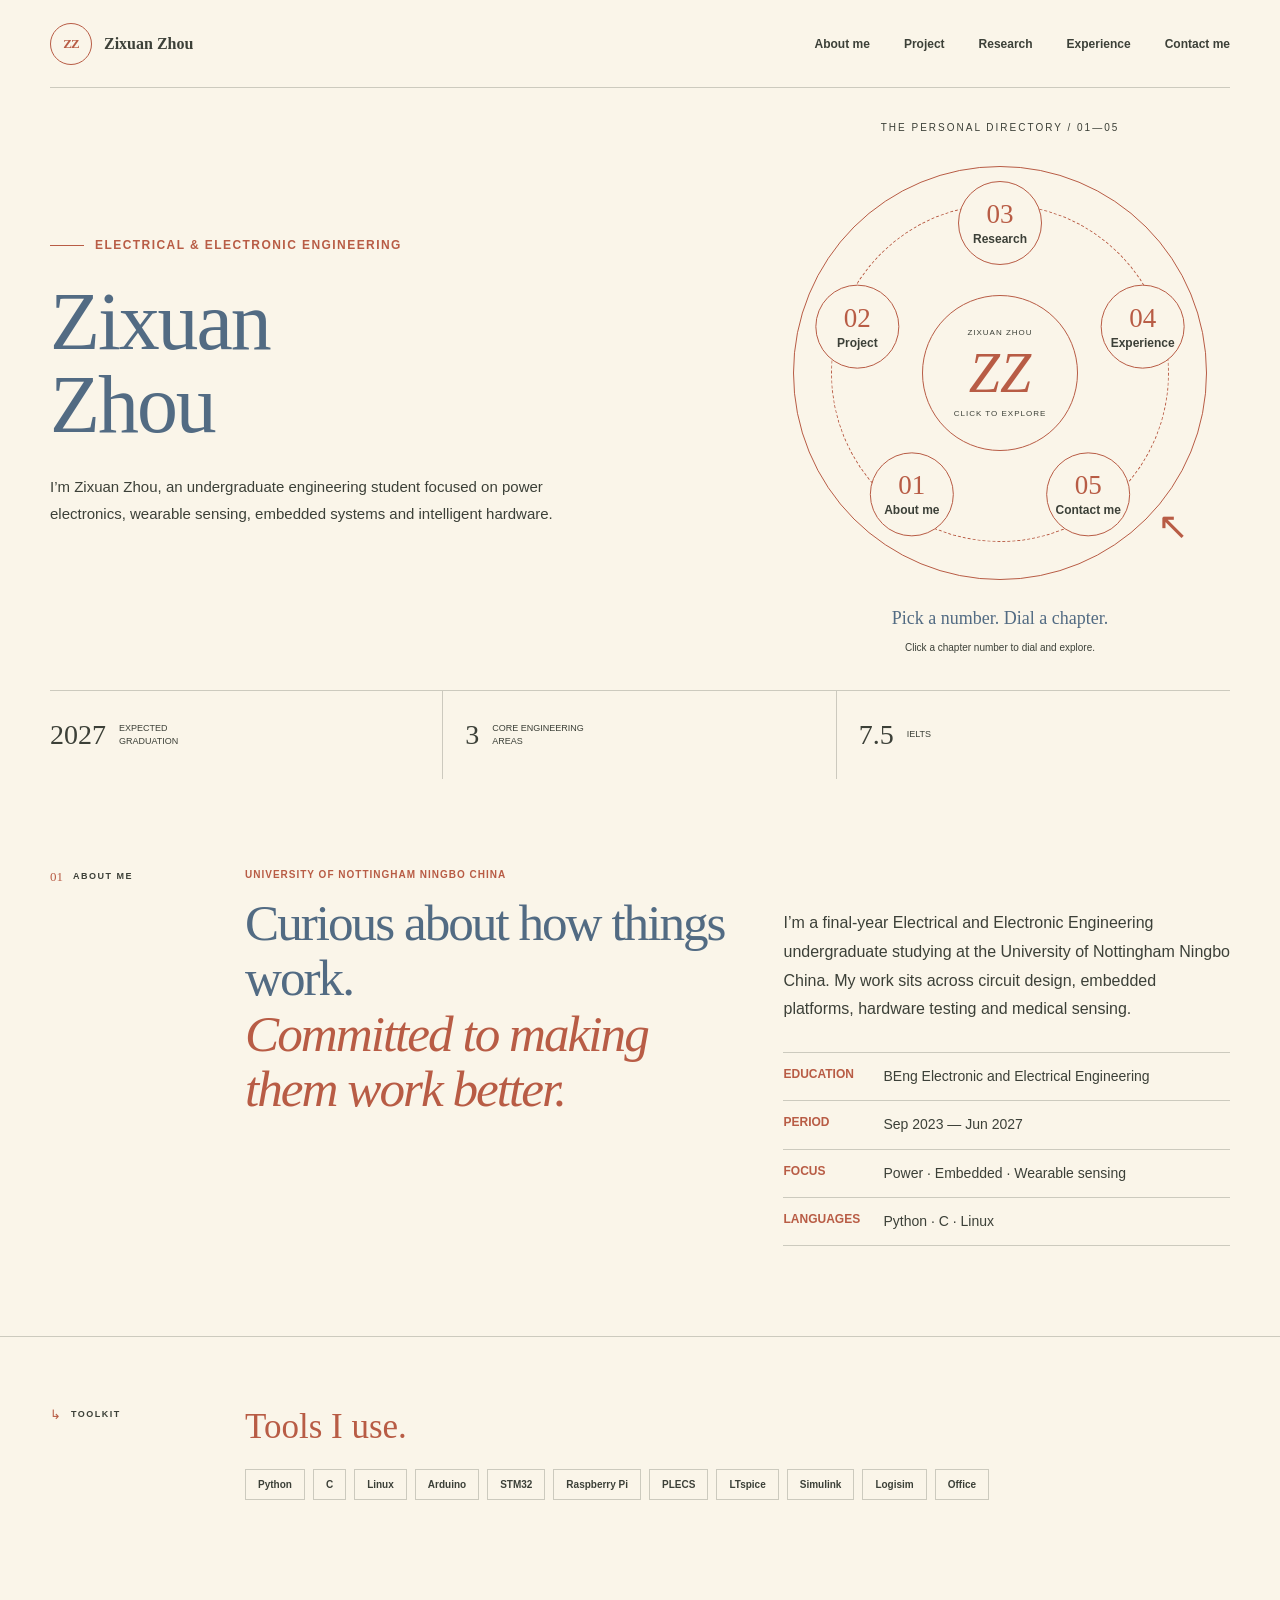
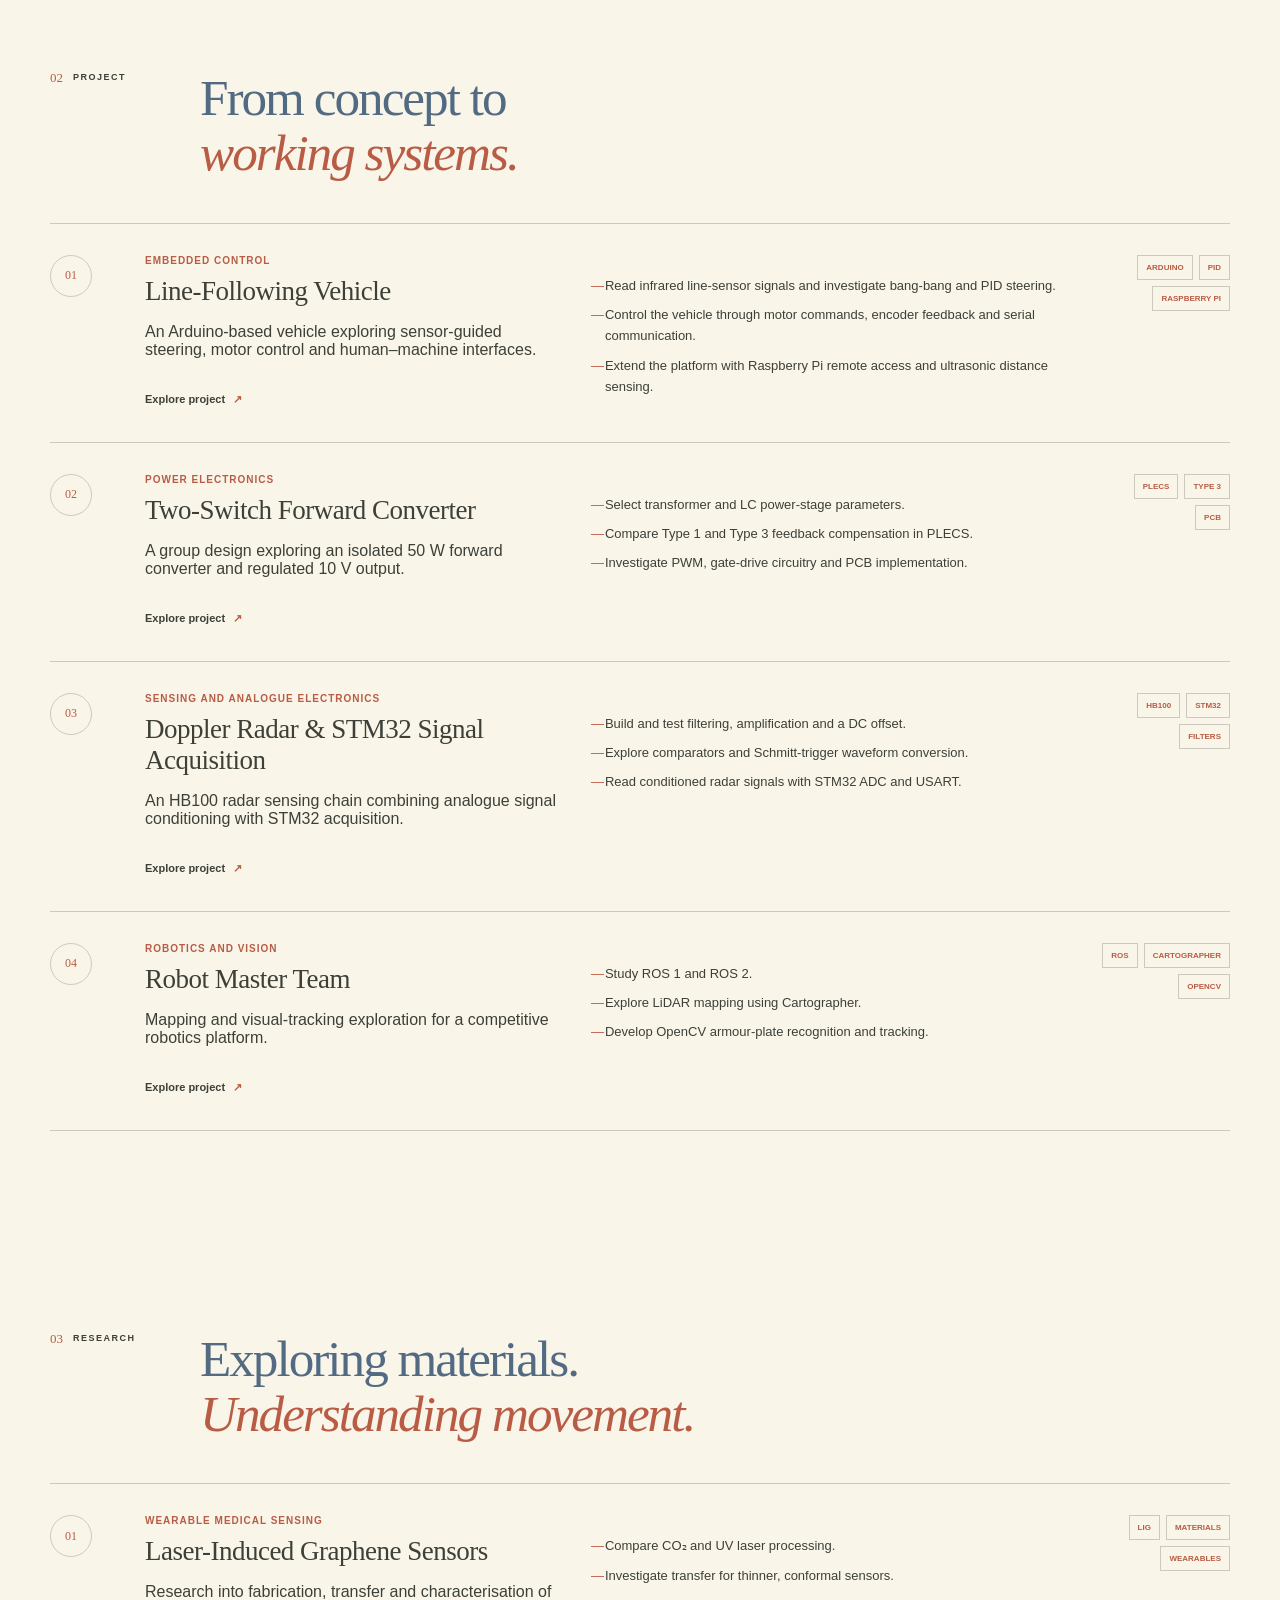
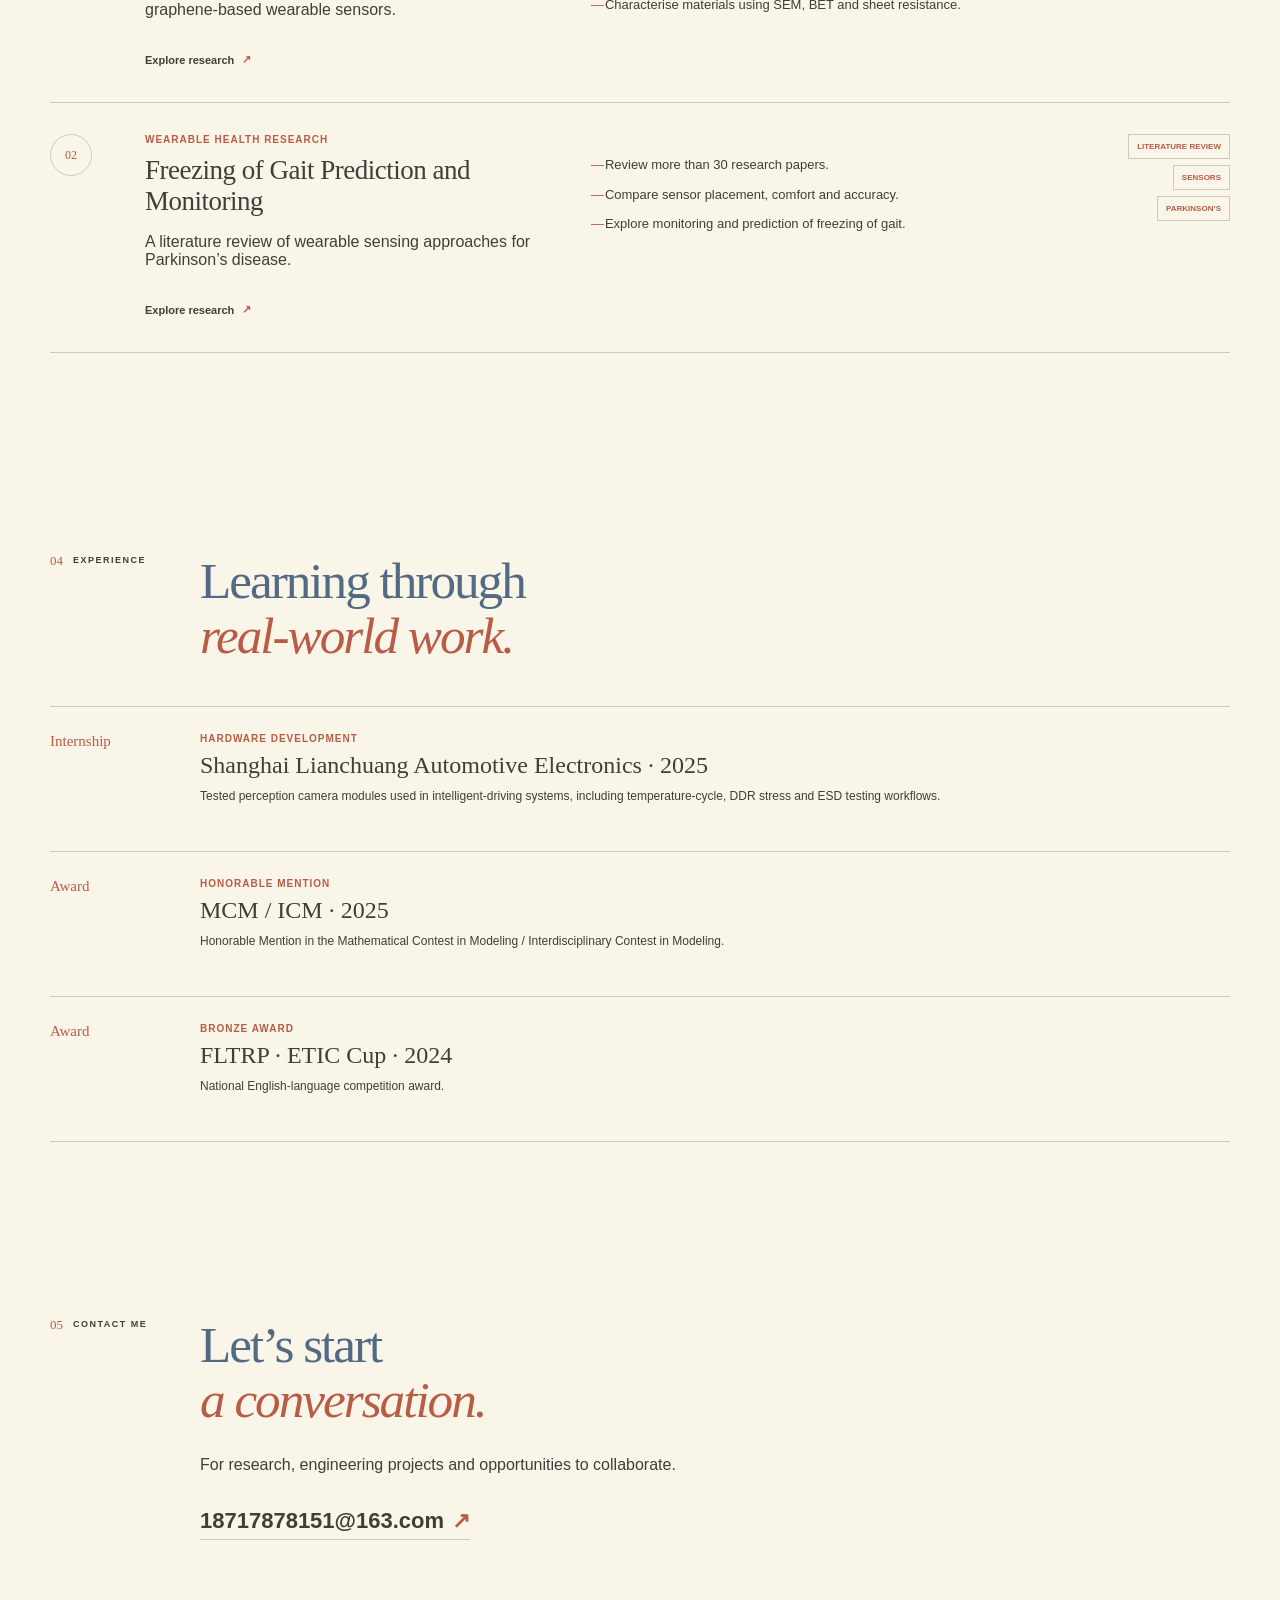
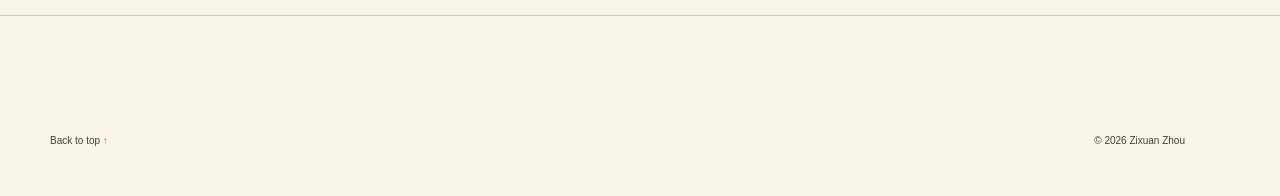
<file: index.html>
<!doctype html>
<html lang="en">
  <head>
    <meta charset="UTF-8">
    <meta name="viewport" content="width=device-width, initial-scale=1">
    <meta name="description" content="Portfolio of Zixuan Zhou, Electrical and Electronic Engineering student.">
    <title>Zixuan Zhou — Electrical &amp; Electronic Engineer</title>
    <link rel="stylesheet" href="styles.css">
  </head>
  <body>
    <header class="nav-shell">
      <a class="brand" href="#top" aria-label="Zixuan Zhou home">
        <span class="brand-mark">ZZ</span>
        <span>Zixuan Zhou</span>
      </a>
      <nav aria-label="Primary navigation">
        <a href="#profile">About me</a>
        <a href="#projects">Project</a><a href="#research">Research</a>
        <a href="#experience">Experience</a>
        <a href="#contact">Contact me</a>
      </nav>
    </header>

    <main id="top">
      <section class="hero" aria-labelledby="hero-title">
        <div class="hero-copy">
          <p class="kicker"><span></span> Electrical &amp; Electronic Engineering</p>
          <h1 id="hero-title">Zixuan<br>Zhou</h1>
          <p class="hero-summary">I’m Zixuan Zhou, an undergraduate engineering student focused on power electronics, wearable sensing, embedded systems and intelligent hardware.</p>
        </div>

        <div class="hero-visual rotary-directory" aria-label="Rotary telephone directory">
          <p class="dial-eyebrow">THE PERSONAL DIRECTORY / 01—05</p>
          <div class="dial-body">
            <div class="dial-track" aria-hidden="true"></div>
            <div class="dial-wheel">
              <a class="dial-hole" style="--angle:-144deg" href="#profile" data-dial="0" aria-label="Dial About me"><span class="dial-number">01</span><span class="dial-label">About me</span></a>
              <a class="dial-hole" style="--angle:-72deg" href="#projects" data-dial="1" aria-label="Dial Project"><span class="dial-number">02</span><span class="dial-label">Project</span></a>
              <a class="dial-hole" style="--angle:0deg" href="#research" data-dial="2" aria-label="Dial Research"><span class="dial-number">03</span><span class="dial-label">Research</span></a>
              <a class="dial-hole" style="--angle:72deg" href="#experience" data-dial="3" aria-label="Dial Experience"><span class="dial-number">04</span><span class="dial-label">Experience</span></a>
              <a class="dial-hole" style="--angle:144deg" href="#contact" data-dial="4" aria-label="Dial Contact me"><span class="dial-number">05</span><span class="dial-label">Contact me</span></a>
            </div>
            <div class="dial-hub"><span>ZIXUAN ZHOU</span><strong>ZZ</strong><span>CLICK TO EXPLORE</span></div>
            <span class="dial-stop" aria-hidden="true">↖</span>
          </div>
          <p class="dial-status" aria-live="polite">Pick a number. Dial a chapter.</p>
          <p class="dial-hint">Click a chapter number to dial and explore.</p>
        </div>

        <div class="hero-index" aria-label="Portfolio highlights">
          <div><strong>2027</strong><span>Expected graduation</span></div>
          <div><strong>3</strong><span>Core engineering areas</span></div>
          <div><strong>7.5</strong><span>IELTS</span></div>
        </div>
      </section>

      <section id="profile" aria-labelledby="profile-title">
      <div class="profile" aria-labelledby="profile-title">
        <div class="section-label">
          <span>01</span>
          <p>About me</p>
        </div>
        <div class="profile-heading">
          <p class="kicker">University of Nottingham Ningbo China</p>
          <h2 id="profile-title">Curious about how things work.<br><em>Committed to making them work better.</em></h2>
        </div>
        <div class="profile-content">
          <p>I’m a final-year Electrical and Electronic Engineering undergraduate studying at the University of Nottingham Ningbo China. My work sits across circuit design, embedded platforms, hardware testing and medical sensing.</p>
          <dl class="facts">
            <div><dt>Education</dt><dd>BEng Electronic and Electrical Engineering</dd></div>
            <div><dt>Period</dt><dd>Sep 2023 — Jun 2027</dd></div>
            <div><dt>Focus</dt><dd>Power · Embedded · Wearable sensing</dd></div>
            <div><dt>Languages</dt><dd>Python · C · Linux</dd></div>
          </dl>
        </div>
      </div>
      <div class="toolbox" aria-labelledby="toolbox-title">
        <div class="section-label">
          <span aria-hidden="true">↳</span>
          <p>Toolkit</p>
        </div>
        <div>
          <h2 id="toolbox-title">Tools I use.</h2>
          <div class="tool-list">
            <span>Python</span><span>C</span><span>Linux</span><span>Arduino</span>
            <span>STM32</span><span>Raspberry Pi</span><span>PLECS</span>
            <span>LTspice</span><span>Simulink</span><span>Logisim</span><span>Office</span>
          </div>
        </div>
      </div>
      </section>




<section class="projects" id="projects" aria-labelledby="projects-title"><header class="section-header"><div class="section-label"><span>02</span><p>Project</p></div><h2 id="projects-title">From concept to<br><em>working systems.</em></h2></header><article class="project"><div class="project-number">01</div><div class="project-main"><p class="kicker">Embedded control</p><h3>Line-Following Vehicle</h3><p>An Arduino-based vehicle exploring sensor-guided steering, motor control and human–machine interfaces.</p><a class="text-link detail-link" href="details/line-following-vehicle.html"><span class="detail-link-label">Explore project</span> <span aria-hidden="true">↗</span></a></div><ul class="project-details"><li>Read infrared line-sensor signals and investigate bang-bang and PID steering.</li><li>Control the vehicle through motor commands, encoder feedback and serial communication.</li><li>Extend the platform with Raspberry Pi remote access and ultrasonic distance sensing.</li></ul><div class="project-tags"><span>Arduino</span><span>PID</span><span>Raspberry Pi</span></div></article><article class="project"><div class="project-number">02</div><div class="project-main"><p class="kicker">Power electronics</p><h3>Two-Switch Forward Converter</h3><p>A group design exploring an isolated 50 W forward converter and regulated 10 V output.</p><a class="text-link detail-link" href="details/forward-converter.html"><span class="detail-link-label">Explore project</span> <span aria-hidden="true">↗</span></a></div><ul class="project-details"><li>Select transformer and LC power-stage parameters.</li><li>Compare Type 1 and Type 3 feedback compensation in PLECS.</li><li>Investigate PWM, gate-drive circuitry and PCB implementation.</li></ul><div class="project-tags"><span>PLECS</span><span>Type 3</span><span>PCB</span></div></article><article class="project"><div class="project-number">03</div><div class="project-main"><p class="kicker">Sensing and analogue electronics</p><h3>Doppler Radar &amp; STM32 Signal Acquisition</h3><p>An HB100 radar sensing chain combining analogue signal conditioning with STM32 acquisition.</p><a class="text-link detail-link" href="details/doppler-radar.html"><span class="detail-link-label">Explore project</span> <span aria-hidden="true">↗</span></a></div><ul class="project-details"><li>Build and test filtering, amplification and a DC offset.</li><li>Explore comparators and Schmitt-trigger waveform conversion.</li><li>Read conditioned radar signals with STM32 ADC and USART.</li></ul><div class="project-tags"><span>HB100</span><span>STM32</span><span>Filters</span></div></article><article class="project"><div class="project-number">04</div><div class="project-main"><p class="kicker">Robotics and vision</p><h3>Robot Master Team</h3><p>Mapping and visual-tracking exploration for a competitive robotics platform.</p><a class="text-link detail-link" href="details/robot-master.html"><span class="detail-link-label">Explore project</span> <span aria-hidden="true">↗</span></a></div><ul class="project-details"><li>Study ROS 1 and ROS 2.</li><li>Explore LiDAR mapping using Cartographer.</li><li>Develop OpenCV armour-plate recognition and tracking.</li></ul><div class="project-tags"><span>ROS</span><span>Cartographer</span><span>OpenCV</span></div></article></section>
<section class="projects" id="research" aria-labelledby="research-title"><header class="section-header"><div class="section-label"><span>03</span><p>Research</p></div><h2 id="research-title">Exploring materials.<br><em>Understanding movement.</em></h2></header><article class="project"><div class="project-number">01</div><div class="project-main"><p class="kicker">Wearable medical sensing</p><h3>Laser-Induced Graphene Sensors</h3><p>Research into fabrication, transfer and characterisation of graphene-based wearable sensors.</p><a class="text-link detail-link" href="details/graphene-sensors.html"><span class="detail-link-label">Explore research</span> <span aria-hidden="true">↗</span></a></div><ul class="project-details"><li>Compare CO₂ and UV laser processing.</li><li>Investigate transfer for thinner, conformal sensors.</li><li>Characterise materials using SEM, BET and sheet resistance.</li></ul><div class="project-tags"><span>LIG</span><span>Materials</span><span>Wearables</span></div></article><article class="project"><div class="project-number">02</div><div class="project-main"><p class="kicker">Wearable health research</p><h3>Freezing of Gait Prediction and Monitoring</h3><p>A literature review of wearable sensing approaches for Parkinson’s disease.</p><a class="text-link detail-link" href="details/freezing-of-gait.html"><span class="detail-link-label">Explore research</span> <span aria-hidden="true">↗</span></a></div><ul class="project-details"><li>Review more than 30 research papers.</li><li>Compare sensor placement, comfort and accuracy.</li><li>Explore monitoring and prediction of freezing of gait.</li></ul><div class="project-tags"><span>Literature review</span><span>Sensors</span><span>Parkinson’s</span></div></article></section>
      <section class="experience" id="experience" aria-labelledby="experience-title">
        <header class="section-header">
          <div class="section-label">
            <span>04</span>
            <p>Experience</p>
          </div>
          <h2 id="experience-title">Learning through<br><em>real-world work.</em></h2>
        </header>

        <div class="timeline">
          <article>
            <span class="timeline-year">Internship</span>
            <div>
              <p class="kicker">Hardware Development</p>
              <h3>Shanghai Lianchuang Automotive Electronics · 2025</h3>
              <p>Tested perception camera modules used in intelligent-driving systems, including temperature-cycle, DDR stress and ESD testing workflows.</p>
            </div>
          </article>
          <article id="achievements" tabindex="-1">
            <span class="timeline-year">Award</span>
            <div>
              <p class="kicker">Honorable Mention</p>
              <h3>MCM / ICM · 2025</h3>
              <p>Honorable Mention in the Mathematical Contest in Modeling / Interdisciplinary Contest in Modeling.</p>
            </div>
          </article>
          <article>
            <span class="timeline-year">Award</span>
            <div>
              <p class="kicker">Bronze Award</p>
              <h3>FLTRP · ETIC Cup · 2024</h3>
              <p>National English-language competition award.</p>
            </div>
          </article>
        </div>
      </section>


      <section class="contact-section" id="contact" aria-labelledby="contact-title">
        <header class="section-header">
          <div class="section-label"><span>05</span><p>Contact me</p></div>
          <div><h2 id="contact-title">Let’s start<br><em>a conversation.</em></h2>
          <p class="contact-copy">For research, engineering projects and opportunities to collaborate.</p>
          <a class="text-link contact-email" href="mailto:18717878151@163.com">18717878151@163.com <span aria-hidden="true">↗</span></a></div>
        </header>
      </section>
    </main>

    <footer>
      <a class="back-top" href="#top">Back to top <span aria-hidden="true">↑</span></a>
      <p class="copyright">© 2026 Zixuan Zhou</p>
    </footer>
    <script src="dial.js"></script>
  </body>
</html>
</file>
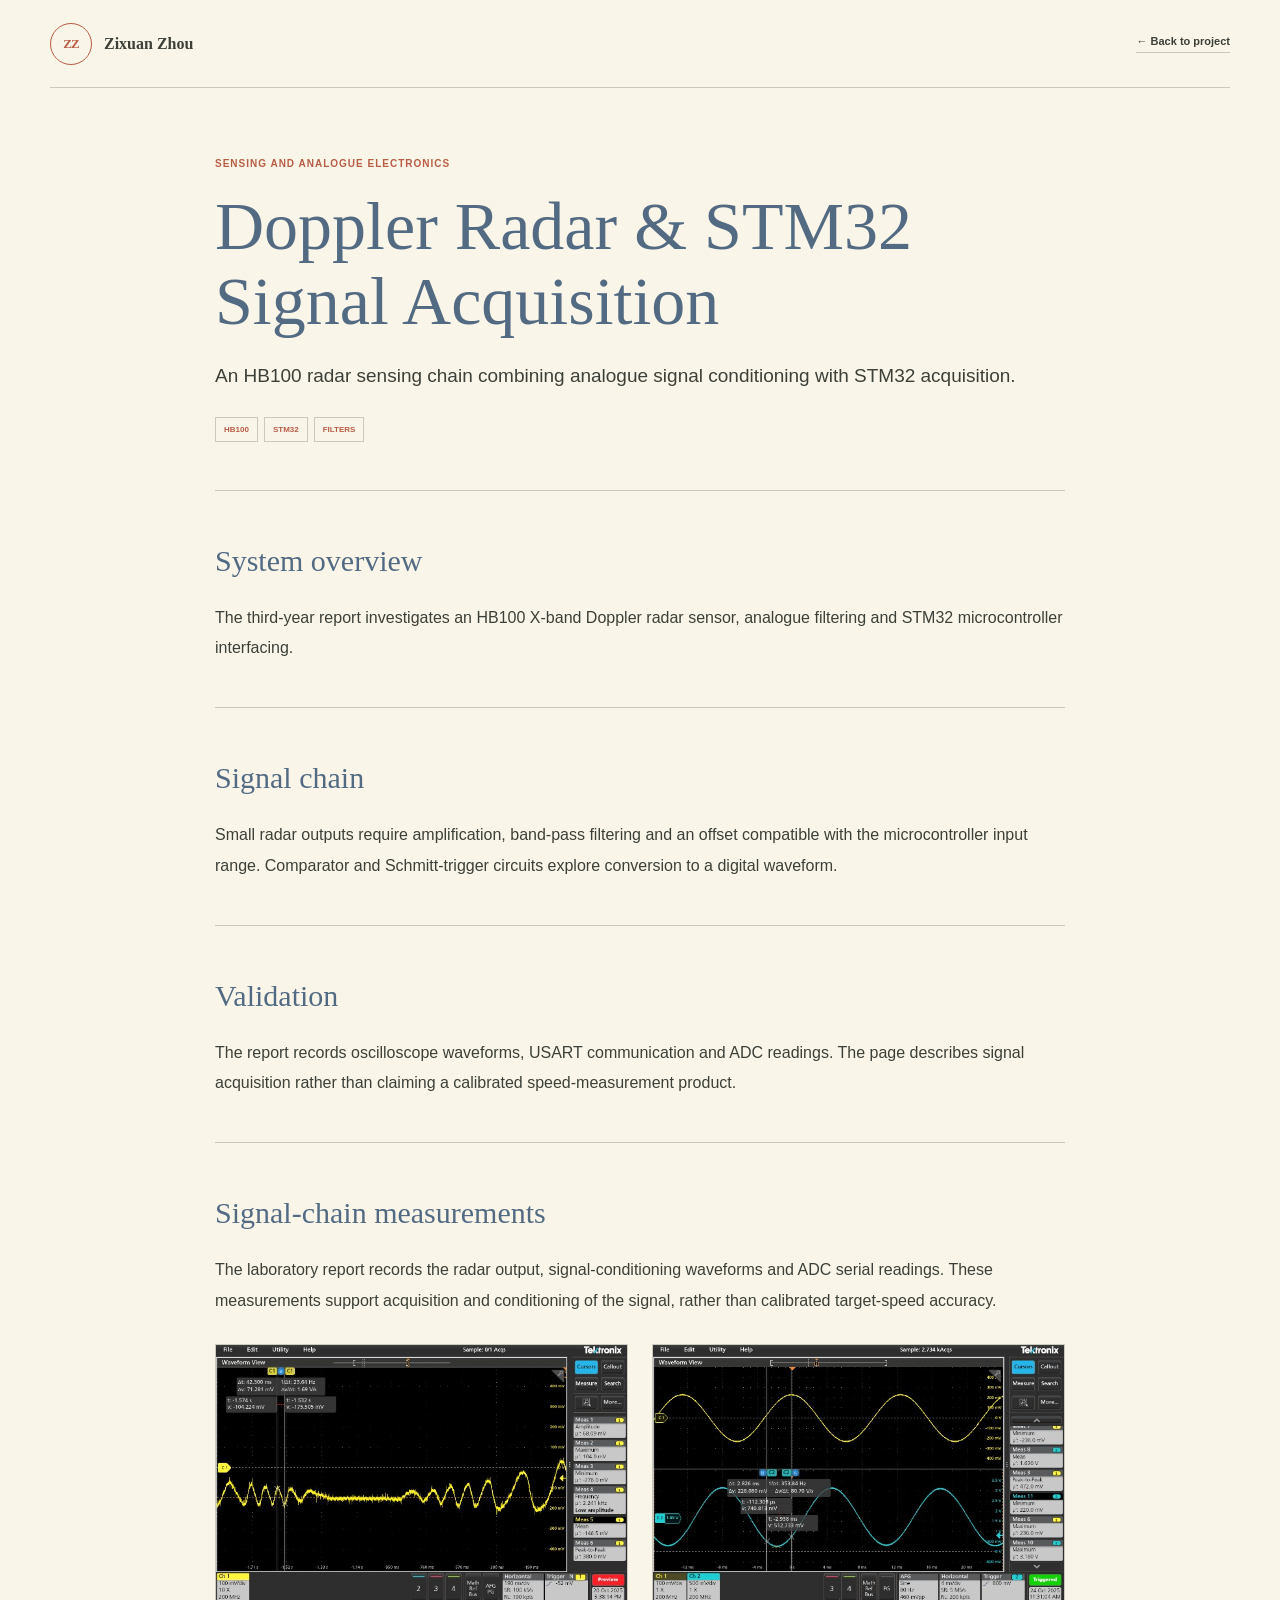
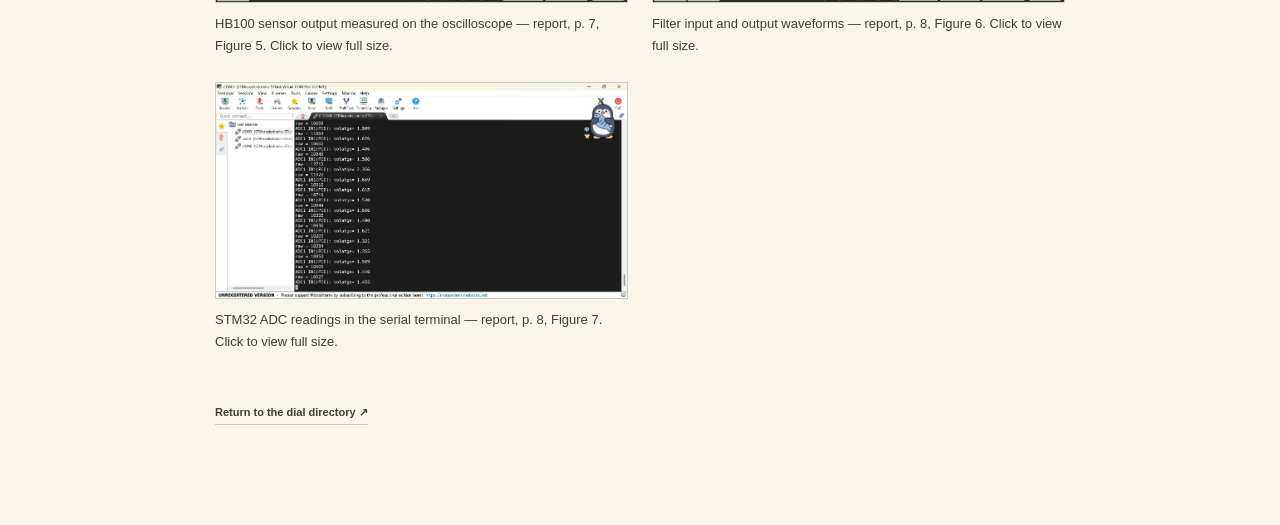
<file: details/doppler-radar.html>
<!doctype html><html lang="en"><head><meta charset="UTF-8"><meta name="viewport" content="width=device-width,initial-scale=1"><meta name="description" content="An HB100 radar sensing chain combining analogue signal conditioning with STM32 acquisition."><title>Doppler Radar &amp; STM32 Signal Acquisition — Zixuan Zhou</title><link rel="stylesheet" href="../styles.css"></head><body><header class="nav-shell"><a class="brand" href="../index.html"><span class="brand-mark">ZZ</span><span>Zixuan Zhou</span></a><a class="text-link" href="../index.html#projects">← Back to project</a></header><main class="case-study"><p class="kicker">Sensing and analogue electronics</p><h1>Doppler Radar &amp; STM32 Signal Acquisition</h1><p class="case-intro">An HB100 radar sensing chain combining analogue signal conditioning with STM32 acquisition.</p><div class="project-tags"><span>HB100</span><span>STM32</span><span>Filters</span></div><section class="case-section"><h2>System overview</h2><p>The third-year report investigates an HB100 X-band Doppler radar sensor, analogue filtering and STM32 microcontroller interfacing.</p></section><section class="case-section"><h2>Signal chain</h2><p>Small radar outputs require amplification, band-pass filtering and an offset compatible with the microcontroller input range. Comparator and Schmitt-trigger circuits explore conversion to a digital waveform.</p></section><section class="case-section"><h2>Validation</h2><p>The report records oscilloscope waveforms, USART communication and ADC readings. The page describes signal acquisition rather than claiming a calibrated speed-measurement product.</p></section><section class="case-section"><h2>Signal-chain measurements</h2><p>The laboratory report records the radar output, signal-conditioning waveforms and ADC serial readings. These measurements support acquisition and conditioning of the signal, rather than calibrated target-speed accuracy.</p><div class="evidence-grid"><figure><a href="../assets/evidence/radar-p7-2.jpg" target="_blank" rel="noopener" aria-label="Open full-size image: HB100 sensor output measured on the oscilloscope — report, p. 7, Figure 5."><img src="../assets/evidence/radar-p7-2.jpg" width="631" height="395" loading="lazy" alt="HB100 sensor output measured on the oscilloscope — report, p. 7, Figure 5."></a><figcaption>HB100 sensor output measured on the oscilloscope — report, p. 7, Figure 5. Click to view full size.</figcaption></figure><figure><a href="../assets/evidence/radar-p8-1.jpg" target="_blank" rel="noopener" aria-label="Open full-size image: Filter input and output waveforms — report, p. 8, Figure 6."><img src="../assets/evidence/radar-p8-1.jpg" width="634" height="396" loading="lazy" alt="Filter input and output waveforms — report, p. 8, Figure 6."></a><figcaption>Filter input and output waveforms — report, p. 8, Figure 6. Click to view full size.</figcaption></figure><figure><a href="../assets/evidence/radar-p8-2.jpg" target="_blank" rel="noopener" aria-label="Open full-size image: STM32 ADC readings in the serial terminal — report, p. 8, Figure 7."><img src="../assets/evidence/radar-p8-2.jpg" width="989" height="519" loading="lazy" alt="STM32 ADC readings in the serial terminal — report, p. 8, Figure 7."></a><figcaption>STM32 ADC readings in the serial terminal — report, p. 8, Figure 7. Click to view full size.</figcaption></figure></div></section><a class="text-link" href="../index.html#top">Return to the dial directory ↗</a></main></body></html>
</file>
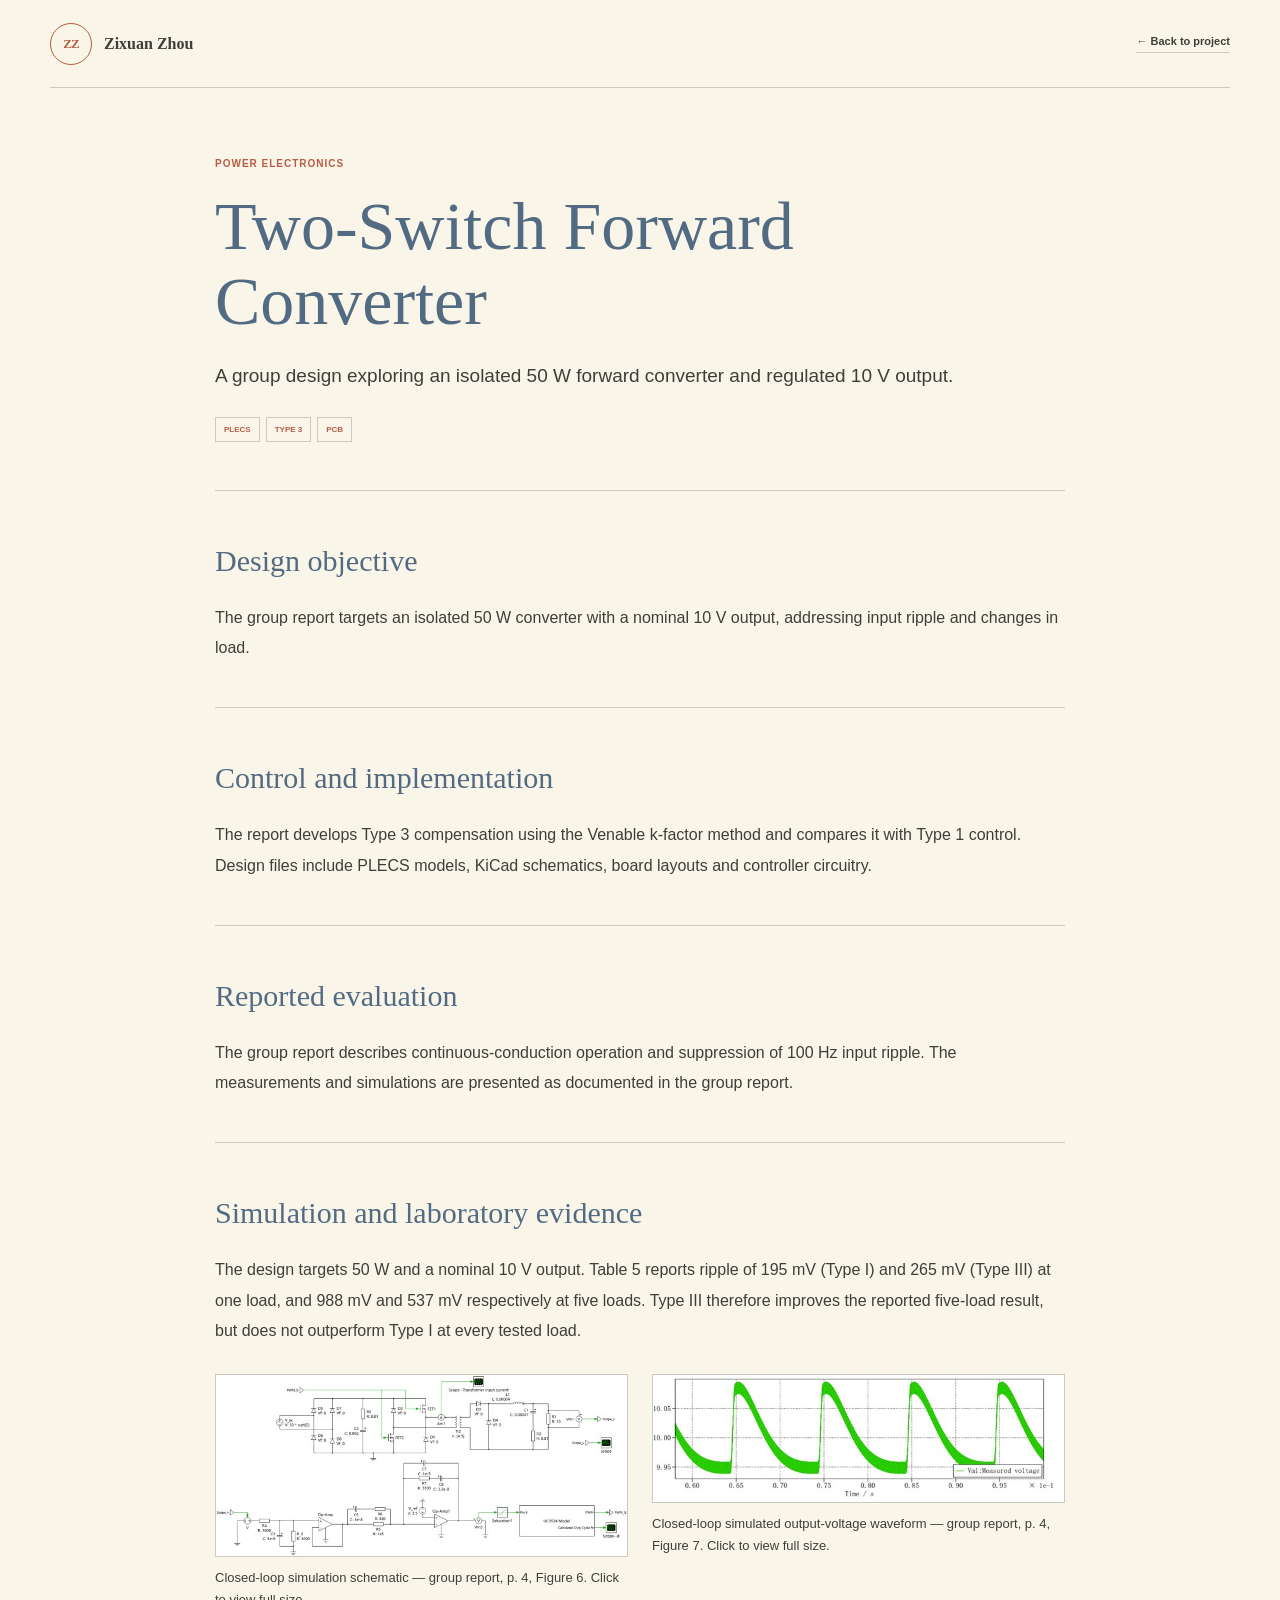
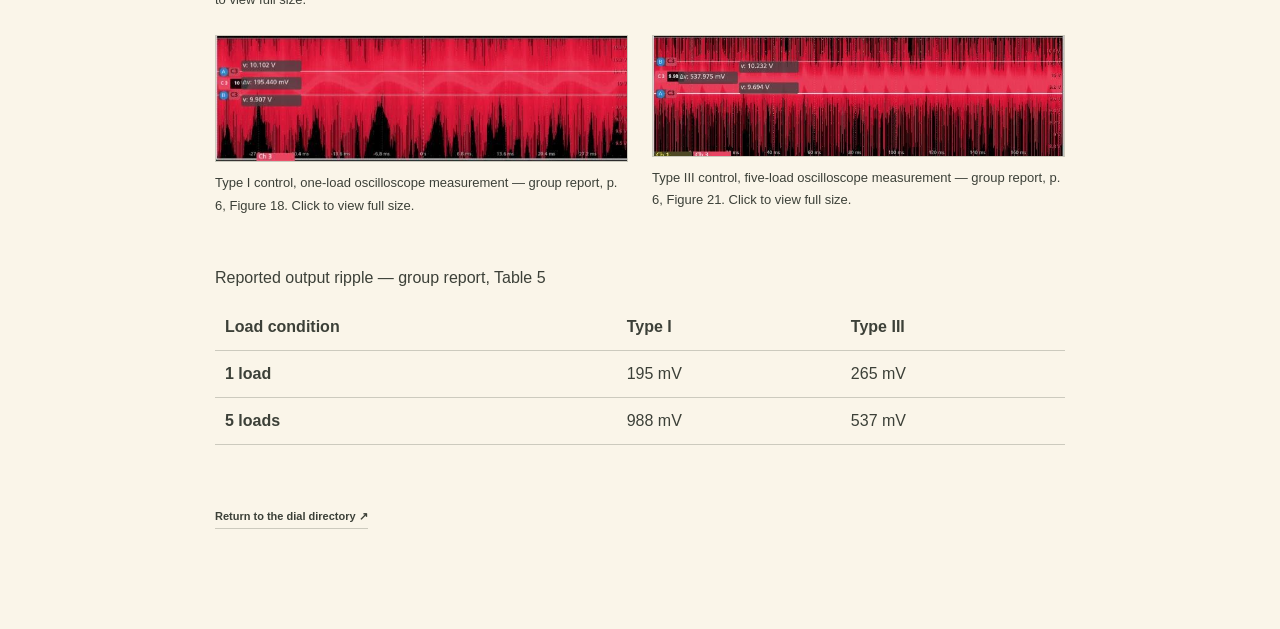
<file: details/forward-converter.html>
<!doctype html><html lang="en"><head><meta charset="UTF-8"><meta name="viewport" content="width=device-width,initial-scale=1"><meta name="description" content="A group design exploring an isolated 50 W forward converter and regulated 10 V output."><title>Two-Switch Forward Converter — Zixuan Zhou</title><link rel="stylesheet" href="../styles.css"></head><body><header class="nav-shell"><a class="brand" href="../index.html"><span class="brand-mark">ZZ</span><span>Zixuan Zhou</span></a><a class="text-link" href="../index.html#projects">← Back to project</a></header><main class="case-study"><p class="kicker">Power electronics</p><h1>Two-Switch Forward Converter</h1><p class="case-intro">A group design exploring an isolated 50 W forward converter and regulated 10 V output.</p><div class="project-tags"><span>PLECS</span><span>Type 3</span><span>PCB</span></div><section class="case-section"><h2>Design objective</h2><p>The group report targets an isolated 50 W converter with a nominal 10 V output, addressing input ripple and changes in load.</p></section><section class="case-section"><h2>Control and implementation</h2><p>The report develops Type 3 compensation using the Venable k-factor method and compares it with Type 1 control. Design files include PLECS models, KiCad schematics, board layouts and controller circuitry.</p></section><section class="case-section"><h2>Reported evaluation</h2><p>The group report describes continuous-conduction operation and suppression of 100 Hz input ripple. The measurements and simulations are presented as documented in the group report.</p></section><section class="case-section"><h2>Simulation and laboratory evidence</h2><p>The design targets 50 W and a nominal 10 V output. Table 5 reports ripple of 195 mV (Type I) and 265 mV (Type III) at one load, and 988 mV and 537 mV respectively at five loads. Type III therefore improves the reported five-load result, but does not outperform Type I at every tested load.</p><div class="evidence-grid"><figure><a href="../assets/evidence/converter-p4-0.jpg" target="_blank" rel="noopener" aria-label="Open full-size image: Closed-loop simulation schematic — group report, p. 4, Figure 6."><img src="../assets/evidence/converter-p4-0.jpg" width="673" height="296" loading="lazy" alt="Closed-loop simulation schematic — group report, p. 4, Figure 6."></a><figcaption>Closed-loop simulation schematic — group report, p. 4, Figure 6. Click to view full size.</figcaption></figure><figure><a href="../assets/evidence/converter-p4-1.jpg" target="_blank" rel="noopener" aria-label="Open full-size image: Closed-loop simulated output-voltage waveform — group report, p. 4, Figure 7."><img src="../assets/evidence/converter-p4-1.jpg" width="649" height="200" loading="lazy" alt="Closed-loop simulated output-voltage waveform — group report, p. 4, Figure 7."></a><figcaption>Closed-loop simulated output-voltage waveform — group report, p. 4, Figure 7. Click to view full size.</figcaption></figure><figure><a href="../assets/evidence/converter-p6-0.jpg" target="_blank" rel="noopener" aria-label="Open full-size image: Type I control, one-load oscilloscope measurement — group report, p. 6, Figure 18."><img src="../assets/evidence/converter-p6-0.jpg" width="664" height="202" loading="lazy" alt="Type I control, one-load oscilloscope measurement — group report, p. 6, Figure 18."></a><figcaption>Type I control, one-load oscilloscope measurement — group report, p. 6, Figure 18. Click to view full size.</figcaption></figure><figure><a href="../assets/evidence/converter-p6-3.jpg" target="_blank" rel="noopener" aria-label="Open full-size image: Type III control, five-load oscilloscope measurement — group report, p. 6, Figure 21."><img src="../assets/evidence/converter-p6-3.jpg" width="743" height="216" loading="lazy" alt="Type III control, five-load oscilloscope measurement — group report, p. 6, Figure 21."></a><figcaption>Type III control, five-load oscilloscope measurement — group report, p. 6, Figure 21. Click to view full size.</figcaption></figure></div></section><div class="results-table"><table><caption>Reported output ripple — group report, Table 5</caption><thead><tr><th scope="col">Load condition</th><th scope="col">Type I</th><th scope="col">Type III</th></tr></thead><tbody><tr><th scope="row">1 load</th><td>195 mV</td><td>265 mV</td></tr><tr><th scope="row">5 loads</th><td>988 mV</td><td>537 mV</td></tr></tbody></table></div><a class="text-link" href="../index.html#top">Return to the dial directory ↗</a></main></body></html>
</file>
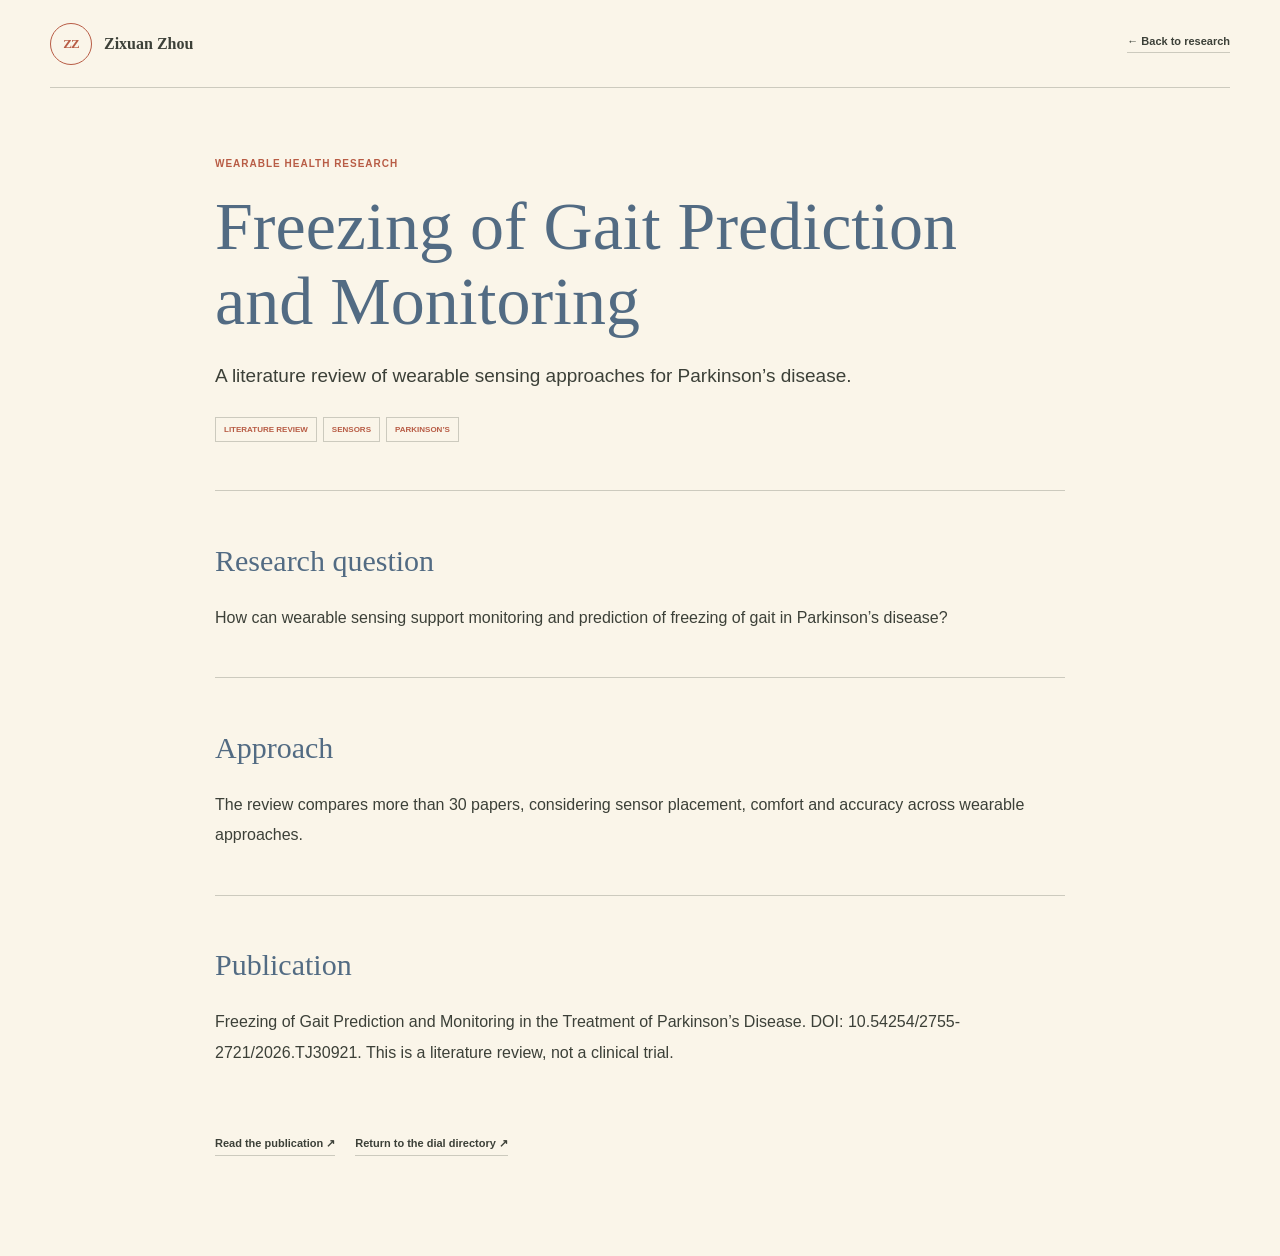
<file: details/freezing-of-gait.html>
<!doctype html><html lang="en"><head><meta charset="UTF-8"><meta name="viewport" content="width=device-width,initial-scale=1"><meta name="description" content="A literature review of wearable sensing approaches for Parkinson’s disease."><title>Freezing of Gait Prediction and Monitoring — Zixuan Zhou</title><link rel="stylesheet" href="../styles.css"></head><body><header class="nav-shell"><a class="brand" href="../index.html"><span class="brand-mark">ZZ</span><span>Zixuan Zhou</span></a><a class="text-link" href="../index.html#research">← Back to research</a></header><main class="case-study"><p class="kicker">Wearable health research</p><h1>Freezing of Gait Prediction and Monitoring</h1><p class="case-intro">A literature review of wearable sensing approaches for Parkinson’s disease.</p><div class="project-tags"><span>Literature review</span><span>Sensors</span><span>Parkinson’s</span></div><section class="case-section"><h2>Research question</h2><p>How can wearable sensing support monitoring and prediction of freezing of gait in Parkinson’s disease?</p></section><section class="case-section"><h2>Approach</h2><p>The review compares more than 30 papers, considering sensor placement, comfort and accuracy across wearable approaches.</p></section><section class="case-section"><h2>Publication</h2><p>Freezing of Gait Prediction and Monitoring in the Treatment of Parkinson’s Disease. DOI: 10.54254/2755-2721/2026.TJ30921. This is a literature review, not a clinical trial.</p></section><a class="text-link" href="https://ace.ewapub.com/article/view/30921" target="_blank" rel="noopener">Read the publication ↗</a><a class="text-link" href="../index.html#top">Return to the dial directory ↗</a></main></body></html>
</file>
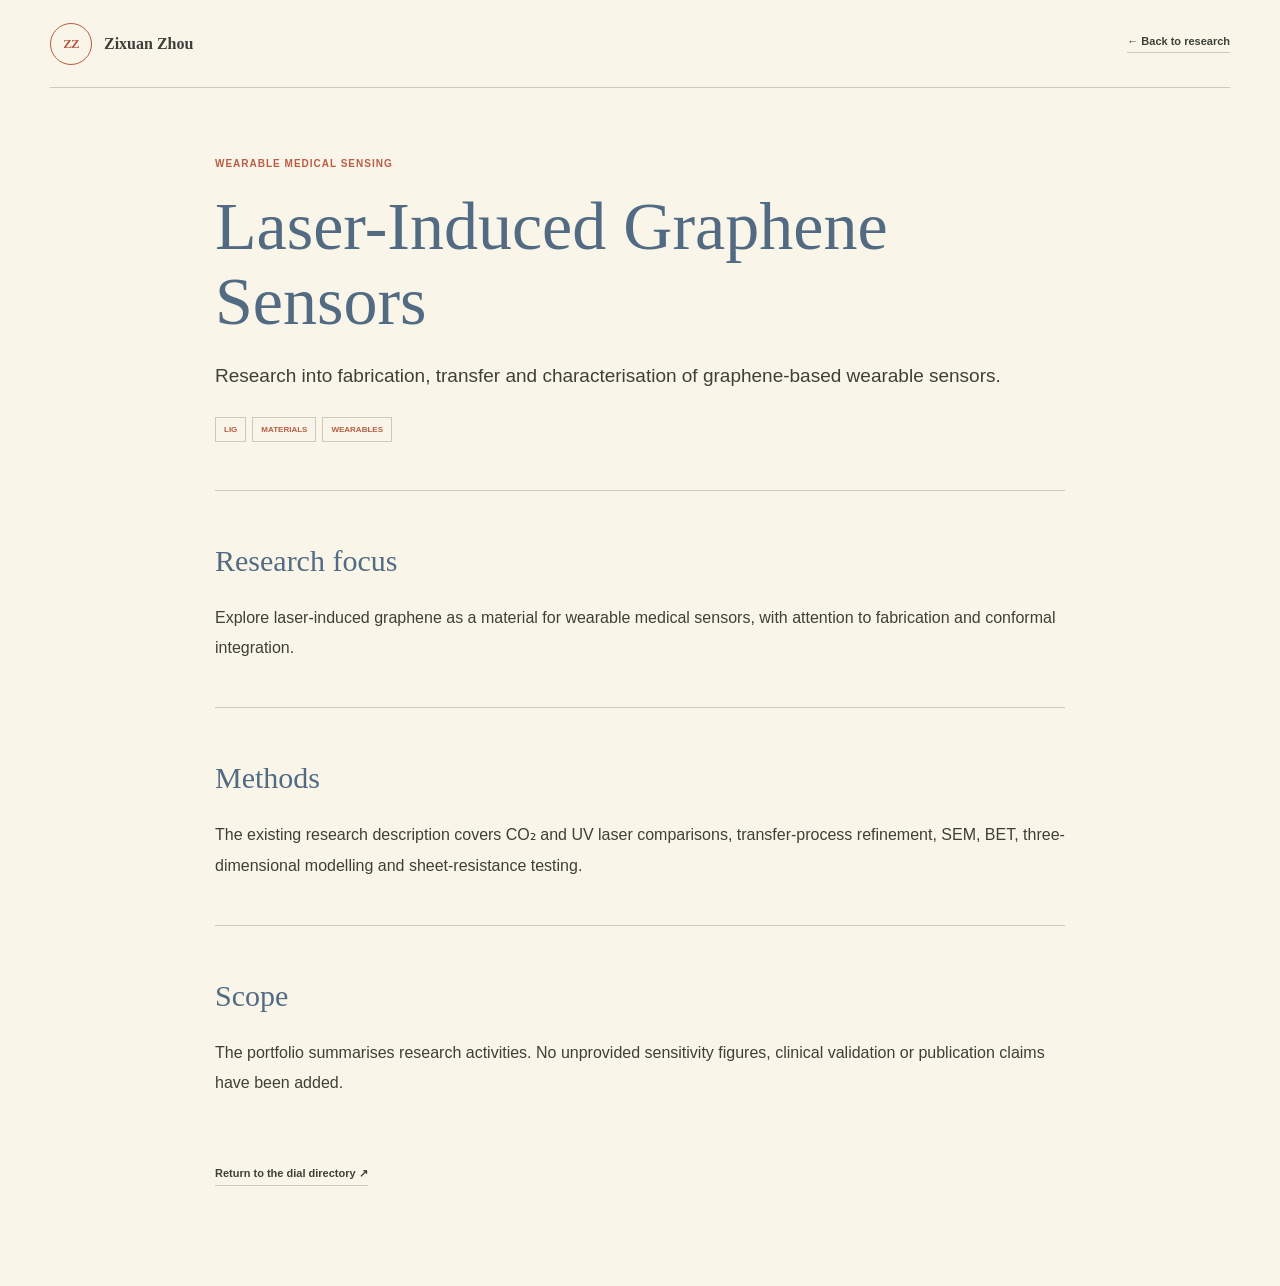
<file: details/graphene-sensors.html>
<!doctype html><html lang="en"><head><meta charset="UTF-8"><meta name="viewport" content="width=device-width,initial-scale=1"><meta name="description" content="Research into fabrication, transfer and characterisation of graphene-based wearable sensors."><title>Laser-Induced Graphene Sensors — Zixuan Zhou</title><link rel="stylesheet" href="../styles.css"></head><body><header class="nav-shell"><a class="brand" href="../index.html"><span class="brand-mark">ZZ</span><span>Zixuan Zhou</span></a><a class="text-link" href="../index.html#research">← Back to research</a></header><main class="case-study"><p class="kicker">Wearable medical sensing</p><h1>Laser-Induced Graphene Sensors</h1><p class="case-intro">Research into fabrication, transfer and characterisation of graphene-based wearable sensors.</p><div class="project-tags"><span>LIG</span><span>Materials</span><span>Wearables</span></div><section class="case-section"><h2>Research focus</h2><p>Explore laser-induced graphene as a material for wearable medical sensors, with attention to fabrication and conformal integration.</p></section><section class="case-section"><h2>Methods</h2><p>The existing research description covers CO₂ and UV laser comparisons, transfer-process refinement, SEM, BET, three-dimensional modelling and sheet-resistance testing.</p></section><section class="case-section"><h2>Scope</h2><p>The portfolio summarises research activities. No unprovided sensitivity figures, clinical validation or publication claims have been added.</p></section><a class="text-link" href="../index.html#top">Return to the dial directory ↗</a></main></body></html>
</file>
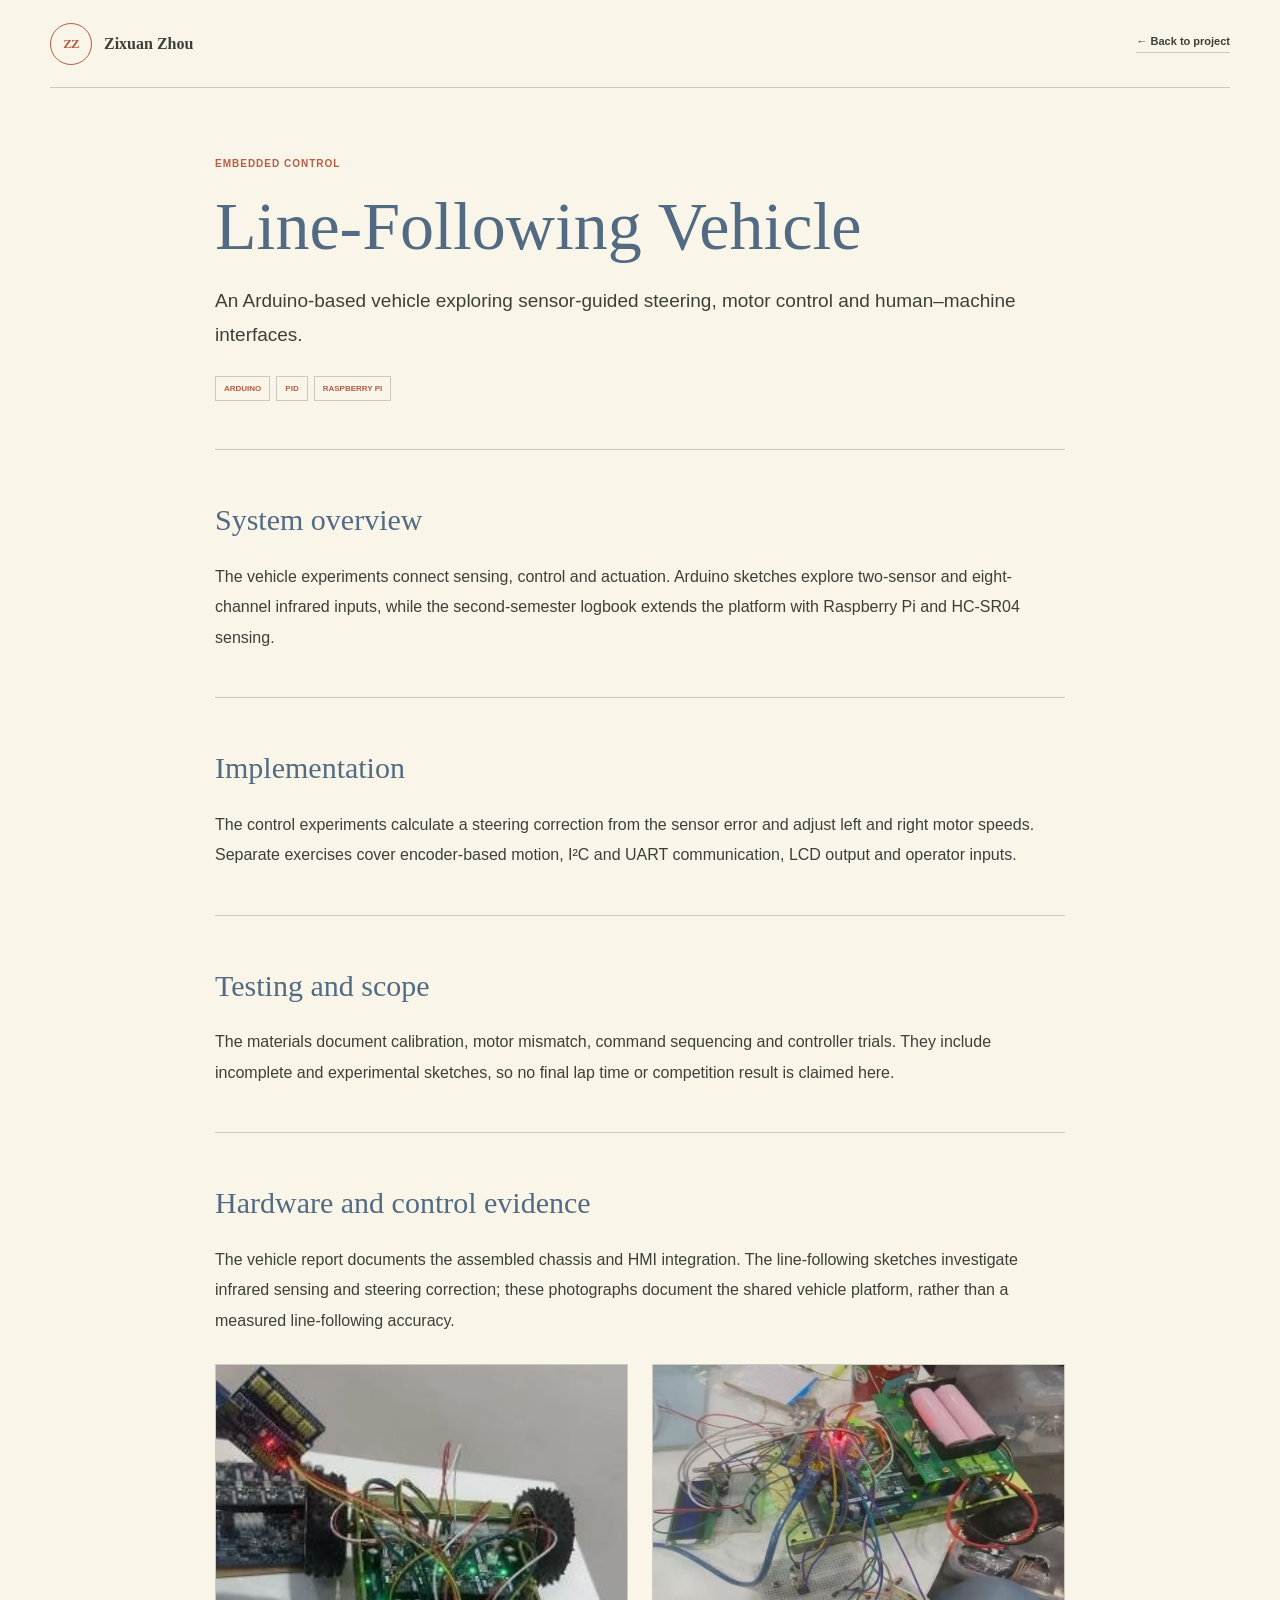
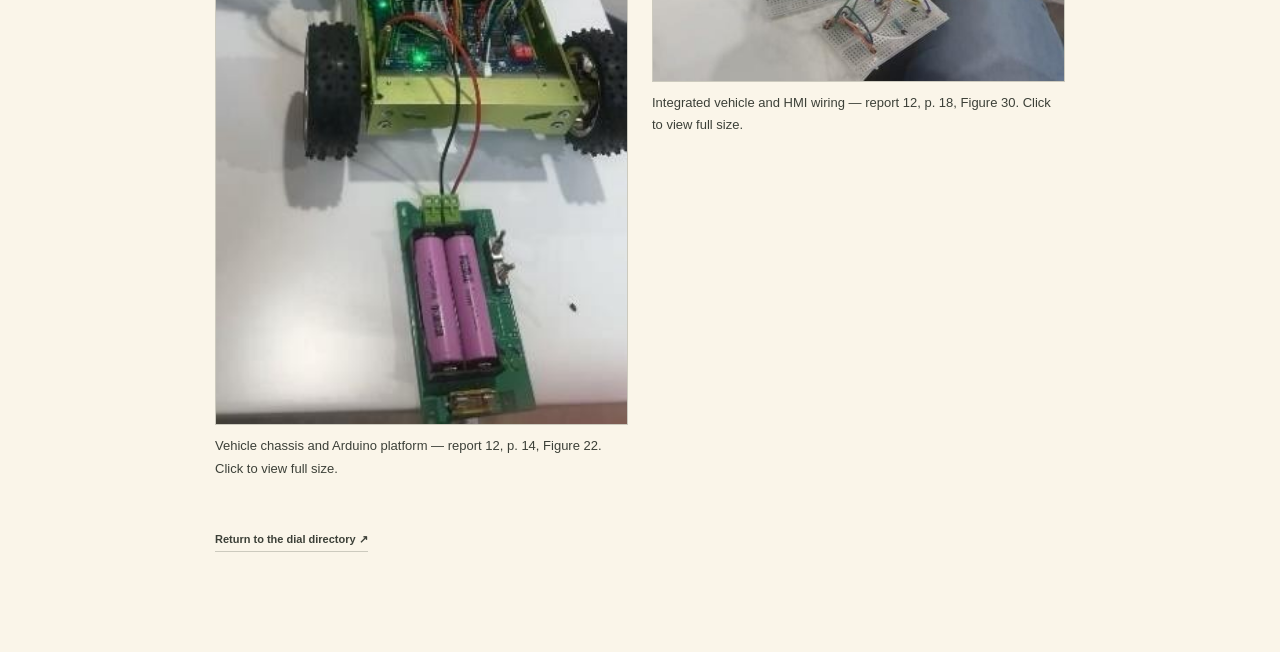
<file: details/line-following-vehicle.html>
<!doctype html><html lang="en"><head><meta charset="UTF-8"><meta name="viewport" content="width=device-width,initial-scale=1"><meta name="description" content="An Arduino-based vehicle exploring sensor-guided steering, motor control and human–machine interfaces."><title>Line-Following Vehicle — Zixuan Zhou</title><link rel="stylesheet" href="../styles.css"></head><body><header class="nav-shell"><a class="brand" href="../index.html"><span class="brand-mark">ZZ</span><span>Zixuan Zhou</span></a><a class="text-link" href="../index.html#projects">← Back to project</a></header><main class="case-study"><p class="kicker">Embedded control</p><h1>Line-Following Vehicle</h1><p class="case-intro">An Arduino-based vehicle exploring sensor-guided steering, motor control and human–machine interfaces.</p><div class="project-tags"><span>Arduino</span><span>PID</span><span>Raspberry Pi</span></div><section class="case-section"><h2>System overview</h2><p>The vehicle experiments connect sensing, control and actuation. Arduino sketches explore two-sensor and eight-channel infrared inputs, while the second-semester logbook extends the platform with Raspberry Pi and HC-SR04 sensing.</p></section><section class="case-section"><h2>Implementation</h2><p>The control experiments calculate a steering correction from the sensor error and adjust left and right motor speeds. Separate exercises cover encoder-based motion, I²C and UART communication, LCD output and operator inputs.</p></section><section class="case-section"><h2>Testing and scope</h2><p>The materials document calibration, motor mismatch, command sequencing and controller trials. They include incomplete and experimental sketches, so no final lap time or competition result is claimed here.</p></section><section class="case-section"><h2>Hardware and control evidence</h2><p>The vehicle report documents the assembled chassis and HMI integration. The line-following sketches investigate infrared sensing and steering correction; these photographs document the shared vehicle platform, rather than a measured line-following accuracy.</p><div class="evidence-grid"><figure><a href="../assets/evidence/vehicle-p14-1.jpg" target="_blank" rel="noopener" aria-label="Open full-size image: Vehicle chassis and Arduino platform — report 12, p. 14, Figure 22."><img src="../assets/evidence/vehicle-p14-1.jpg" width="298" height="478" loading="lazy" alt="Vehicle chassis and Arduino platform — report 12, p. 14, Figure 22."></a><figcaption>Vehicle chassis and Arduino platform — report 12, p. 14, Figure 22. Click to view full size.</figcaption></figure><figure><a href="../assets/evidence/vehicle-p18-1.jpg" target="_blank" rel="noopener" aria-label="Open full-size image: Integrated vehicle and HMI wiring — report 12, p. 18, Figure 30."><img src="../assets/evidence/vehicle-p18-1.jpg" width="472" height="363" loading="lazy" alt="Integrated vehicle and HMI wiring — report 12, p. 18, Figure 30."></a><figcaption>Integrated vehicle and HMI wiring — report 12, p. 18, Figure 30. Click to view full size.</figcaption></figure></div></section><a class="text-link" href="../index.html#top">Return to the dial directory ↗</a></main></body></html>
</file>
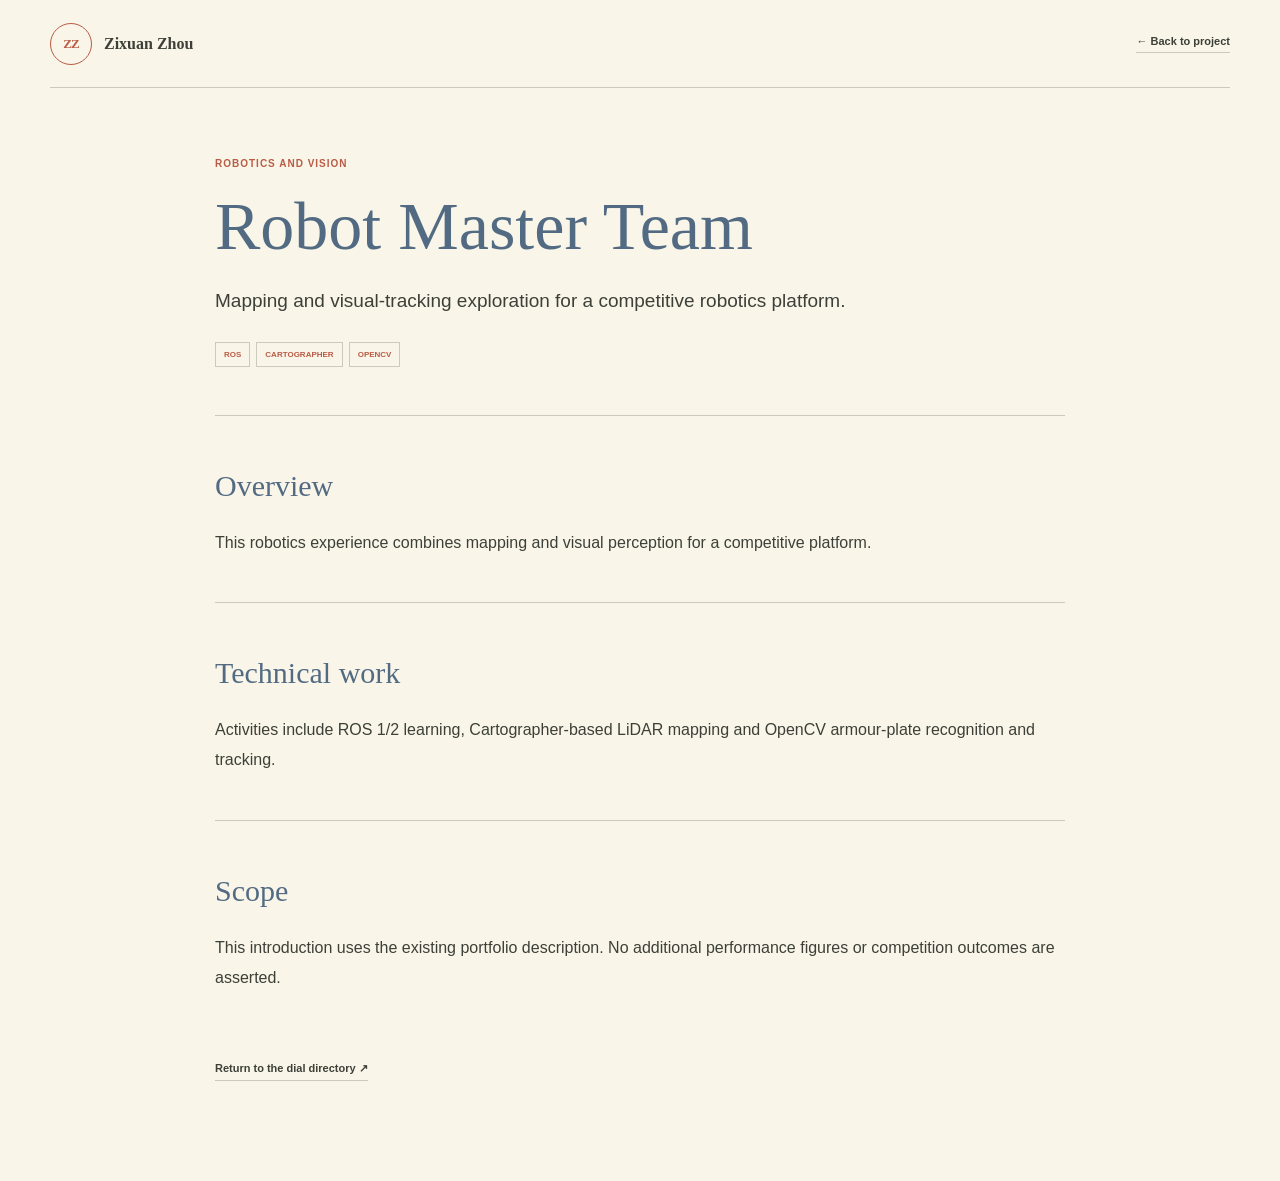
<file: details/robot-master.html>
<!doctype html><html lang="en"><head><meta charset="UTF-8"><meta name="viewport" content="width=device-width,initial-scale=1"><meta name="description" content="Mapping and visual-tracking exploration for a competitive robotics platform."><title>Robot Master Team — Zixuan Zhou</title><link rel="stylesheet" href="../styles.css"></head><body><header class="nav-shell"><a class="brand" href="../index.html"><span class="brand-mark">ZZ</span><span>Zixuan Zhou</span></a><a class="text-link" href="../index.html#projects">← Back to project</a></header><main class="case-study"><p class="kicker">Robotics and vision</p><h1>Robot Master Team</h1><p class="case-intro">Mapping and visual-tracking exploration for a competitive robotics platform.</p><div class="project-tags"><span>ROS</span><span>Cartographer</span><span>OpenCV</span></div><section class="case-section"><h2>Overview</h2><p>This robotics experience combines mapping and visual perception for a competitive platform.</p></section><section class="case-section"><h2>Technical work</h2><p>Activities include ROS 1/2 learning, Cartographer-based LiDAR mapping and OpenCV armour-plate recognition and tracking.</p></section><section class="case-section"><h2>Scope</h2><p>This introduction uses the existing portfolio description. No additional performance figures or competition outcomes are asserted.</p></section><a class="text-link" href="../index.html#top">Return to the dial directory ↗</a></main></body></html>
</file>
<file: styles.css>
:root {
  --cream: #faf5e9;
  --cream-deep: #e9ddc3;
  --ink: #3c4038;
  --ink-soft: #3c4038;
  --copper: #b85c45;
  --blue: #526b83;
  --line: rgba(60, 64, 56, 0.24);
  --white: #faf5e9;
  --paper: var(--cream);
  --serif: "Times New Roman", Times, serif;
  --sans: Calibri, "Carlito", Arial, sans-serif;
}

* { box-sizing: border-box; }

html {
  scroll-behavior: smooth;
  scroll-padding-top: 100px;
}

body {
  margin: 0;
  background: var(--cream);
  color: var(--ink);
  font-family: var(--sans);
  -webkit-font-smoothing: antialiased;
}

a { color: inherit; text-decoration: none; }

.nav-shell {
  width: min(1180px, calc(100% - 64px));
  height: 88px;
  margin: 0 auto;
  display: flex;
  align-items: center;
  justify-content: space-between;
  border-bottom: 1px solid var(--line);
}

.brand {
  display: flex;
  align-items: center;
  gap: 12px;
  font-family: var(--serif);
  font-size: 16px;
  font-weight: 700;
}

.brand-mark {
  display: grid;
  width: 42px;
  height: 42px;
  place-items: center;
  border: 1px solid var(--ink);
  border-radius: 50%;
  font-size: 13px;
  letter-spacing: -1px;
}

.nav-shell nav {
  display: flex;
  align-items: center;
  gap: 34px;
  font-size: 12px;
  font-weight: 700;
}

.nav-shell nav a {
  transition: color 180ms ease;
}

.nav-shell nav a:hover { color: var(--copper); }

.nav-resume {
  display: inline-flex;
  height: 42px;
  align-items: center;
  gap: 16px;
  padding: 0 15px;
  border: 1px solid var(--line);
  color: var(--blue);
}

.nav-resume span { color: var(--copper); }

.hero {
  width: min(1180px, calc(100% - 64px));
  min-height: 650px;
  margin: 0 auto;
  display: grid;
  grid-template-columns: 1.12fr 0.88fr;
  grid-template-rows: 1fr auto;
  align-items: center;
  column-gap: 50px;
  position: relative;
}

.hero-copy { padding: 52px 0 36px; }

.kicker {
  margin: 0;
  color: var(--blue);
  font-size: 10px;
  font-weight: 800;
  letter-spacing: 2px;
  text-transform: uppercase;
}

.hero-copy > .kicker {
  display: flex;
  align-items: center;
  gap: 11px;
}

.hero-copy > .kicker span {
  width: 34px;
  height: 1px;
  background: var(--copper);
}

.hero h1 {
  max-width: 700px;
  margin: 24px 0 26px;
  font-family: var(--serif);
  font-size: clamp(54px, 6.4vw, 82px);
  font-weight: 500;
  letter-spacing: -4px;
  line-height: 0.98;
}

.hero h1 em,
.profile h2 em,
.section-header h2 em {
  color: var(--copper);
  font-weight: 500;
}

.hero-summary {
  max-width: 560px;
  margin: 0 0 31px;
  color: var(--ink-soft);
  font-size: 15px;
  line-height: 1.8;
}

.hero-actions {
  display: flex;
  align-items: center;
  gap: 25px;
}

.button {
  display: inline-flex;
  height: 48px;
  align-items: center;
  gap: 32px;
  padding: 0 18px;
  font-size: 11px;
  font-weight: 800;
}

.button-primary {
  background: var(--ink);
  color: var(--cream);
  transition: background 180ms ease, transform 180ms ease;
}

.button-primary:hover {
  background: var(--blue);
  transform: translateY(-2px);
}

.text-link {
  display: inline-flex;
  align-items: center;
  gap: 8px;
  padding-bottom: 5px;
  border-bottom: 1px solid var(--line);
  color: var(--ink);
  font-size: 11px;
  font-weight: 800;
}

.text-link span { color: var(--copper); }

.hero-visual {
  width: 100%;
  max-width: 510px;
  aspect-ratio: 1;
  justify-self: end;
  position: relative;
  color: var(--blue);
}

.hero-visual svg {
  width: 100%;
  height: 100%;
}

.visual-tag {
  position: absolute;
  padding: 8px 10px;
  border: 1px solid var(--line);
  background: var(--cream);
  color: var(--ink-soft);
  font-size: 9px;
  font-weight: 800;
  letter-spacing: 1.5px;
  text-transform: uppercase;
}

.visual-tag-top { top: 14%; right: -2%; }
.visual-tag-bottom { bottom: 15%; left: 4%; }

.hero-index {
  grid-column: 1 / -1;
  display: grid;
  grid-template-columns: repeat(3, 1fr);
  border-top: 1px solid var(--line);
}

.hero-index div {
  min-height: 88px;
  display: flex;
  align-items: center;
  gap: 13px;
  padding: 10px 22px;
  border-right: 1px solid var(--line);
}

.hero-index div:first-child { padding-left: 0; }
.hero-index div:last-child { border-right: 0; }

.hero-index strong {
  font-family: var(--serif);
  font-size: 28px;
  font-weight: 500;
}

.hero-index span {
  max-width: 95px;
  color: var(--ink-soft);
  font-size: 9px;
  line-height: 1.5;
  text-transform: uppercase;
}

.profile {
  display: grid;
  grid-template-columns: 150px 1.05fr 0.95fr;
  gap: 45px;
  padding: 90px max(32px, calc((100% - 1180px) / 2));
  background: var(--cream-deep);
}

.section-label {
  display: flex;
  align-items: flex-start;
  gap: 10px;
  color: var(--ink-soft);
}

.section-label span {
  color: var(--copper);
  font-family: var(--serif);
  font-size: 13px;
}

.section-label p {
  margin: 2px 0 0;
  font-size: 9px;
  font-weight: 800;
  letter-spacing: 1.5px;
  text-transform: uppercase;
}

.profile-heading h2,
.section-header h2 {
  margin: 15px 0 0;
  font-family: var(--serif);
  font-size: clamp(38px, 4vw, 54px);
  font-weight: 500;
  letter-spacing: -2px;
  line-height: 1.08;
}

.profile-content {
  padding-top: 24px;
  color: var(--ink-soft);
  font-size: 13px;
  line-height: 1.8;
}

.facts {
  margin: 28px 0 0;
  border-top: 1px solid var(--line);
}

.facts div {
  display: grid;
  grid-template-columns: 75px 1fr;
  gap: 10px;
  padding: 11px 0;
  border-bottom: 1px solid var(--line);
}

.facts dt {
  color: var(--copper);
  font-size: 9px;
  font-weight: 800;
  text-transform: uppercase;
}

.facts dd {
  margin: 0;
  color: var(--ink);
  font-size: 11px;
}

.projects,
.experience {
  width: min(1180px, calc(100% - 64px));
  margin: 0 auto;
  padding: 100px 0;
}

.section-header {
  display: grid;
  grid-template-columns: 150px 1fr;
  align-items: start;
  margin-bottom: 42px;
}

.section-header h2 { margin: 0; }

.project {
  display: grid;
  grid-template-columns: 70px 1fr 1.15fr auto;
  gap: 25px;
  align-items: start;
  min-height: 218px;
  padding: 31px 0;
  border-top: 1px solid var(--line);
}

.project:last-child { border-bottom: 1px solid var(--line); }

.project-number {
  width: 42px;
  height: 42px;
  display: grid;
  place-items: center;
  border: 1px solid var(--line);
  border-radius: 50%;
  color: var(--copper);
  font-family: var(--serif);
  font-size: 12px;
}

.project-main h3 {
  margin: 10px 0 10px;
  font-family: var(--serif);
  font-size: 27px;
  font-weight: 500;
  letter-spacing: -0.5px;
}

.project-main > p:last-child {
  max-width: 330px;
  margin: 0;
  color: var(--ink-soft);
  font-size: 12px;
  line-height: 1.7;
}

.project-details {
  margin: 20px 0 0;
  padding: 0;
  list-style: none;
  color: var(--ink-soft);
  font-size: 11px;
  line-height: 1.65;
}

.project-details li {
  position: relative;
  margin-bottom: 8px;
  padding-left: 14px;
}

.project-details li::before {
  position: absolute;
  left: 0;
  color: var(--copper);
  content: "—";
}

.project-tags {
  display: flex;
  max-width: 130px;
  flex-wrap: wrap;
  justify-content: flex-end;
  gap: 6px;
}

.project-tags span {
  padding: 7px 8px;
  border: 1px solid var(--line);
  color: var(--blue);
  font-size: 8px;
  font-weight: 800;
  text-transform: uppercase;
}

.publication {
  display: grid;
  grid-template-columns: 0.75fr 1.25fr;
  gap: 70px;
  padding: 70px max(32px, calc((100% - 1180px) / 2));
  background: var(--blue);
  color: var(--cream);
}

.publication-meta {
  display: flex;
  flex-direction: column;
  justify-content: space-between;
  border-right: 1px solid rgba(244, 240, 230, 0.35);
}

.publication-meta .kicker { color: var(--cream-deep); }

.publication-meta span {
  color: rgba(244, 240, 230, 0.65);
  font-size: 9px;
}

.publication h2 {
  max-width: 760px;
  margin: 0 0 16px;
  font-family: var(--serif);
  font-size: clamp(30px, 3.5vw, 44px);
  font-weight: 500;
  letter-spacing: -1px;
  line-height: 1.12;
}

.publication p:not(.kicker) {
  max-width: 700px;
  color: rgba(244, 240, 230, 0.78);
  font-size: 12px;
  line-height: 1.8;
}

.publication .text-link {
  border-color: rgba(244, 240, 230, 0.35);
  color: var(--cream);
}

.timeline {
  border-top: 1px solid var(--line);
}

.timeline article {
  display: grid;
  grid-template-columns: 150px 1fr;
  min-height: 145px;
  align-items: start;
  padding: 26px 0;
  border-bottom: 1px solid var(--line);
}

.timeline-year {
  color: var(--copper);
  font-family: var(--serif);
  font-size: 15px;
}

.timeline h3 {
  margin: 8px 0 7px;
  font-family: var(--serif);
  font-size: 24px;
  font-weight: 500;
}

.timeline article div p:last-child {
  max-width: 760px;
  margin: 0;
  color: var(--ink-soft);
  font-size: 12px;
  line-height: 1.7;
}

.toolbox {
  display: grid;
  grid-template-columns: 150px 1fr;
  gap: 45px;
  padding: 70px max(32px, calc((100% - 1180px) / 2));
  border-top: 1px solid var(--line);
  background: var(--cream-deep);
}

.toolbox h2 {
  margin: 0 0 22px;
  font-family: var(--serif);
  font-size: 35px;
  font-weight: 500;
}

.tool-list {
  display: flex;
  flex-wrap: wrap;
  gap: 8px;
}

.tool-list span {
  padding: 9px 12px;
  border: 1px solid var(--line);
  background: var(--cream);
  color: var(--ink-soft);
  font-size: 10px;
  font-weight: 700;
}

footer {
  min-height: 180px;
  display: grid;
  grid-template-columns: 1fr auto auto;
  align-items: end;
  gap: 45px;
  padding: 50px max(32px, calc((100% - 1180px) / 2));
  background: var(--ink);
  color: var(--cream);
}

footer > div a {
  display: block;
  margin-top: 10px;
  font-family: var(--serif);
  font-size: 24px;
}

footer .kicker { color: var(--cream-deep); }

.back-top,
.copyright {
  margin: 0;
  color: rgba(244, 240, 230, 0.72);
  font-size: 10px;
}

.back-top span { color: var(--copper); }

@media (max-width: 900px) {
  .nav-shell,
  .hero,
  .projects,
  .experience {
    width: calc(100% - 40px);
  }

  .nav-shell nav { gap: 18px; }
  .hero {
    grid-template-columns: 1fr 0.72fr;
    column-gap: 20px;
  }
  .hero h1 { font-size: clamp(48px, 8vw, 68px); }
  .profile {
    grid-template-columns: 110px 1fr;
  }
  .profile-content {
    grid-column: 2;
  }
  .project {
    grid-template-columns: 55px 1fr 1fr;
  }
  .project-tags {
    grid-column: 2 / -1;
    max-width: none;
    justify-content: flex-start;
  }
}

@media (max-width: 680px) {
  html { scroll-padding-top: 75px; }

  .nav-shell {
    height: 72px;
  }

  .nav-shell nav a:not(.nav-resume),
  .brand > span:last-child {
    display: none;
  }

  .nav-resume {
    height: 38px;
  }

  .hero {
    min-height: 0;
    grid-template-columns: 1fr;
    grid-template-rows: auto auto auto;
  }

  .hero-copy {
    padding: 52px 0 30px;
  }

  .hero h1 {
    font-size: clamp(48px, 14vw, 68px);
    letter-spacing: -3px;
  }

  .hero-summary {
    font-size: 13px;
  }

  .hero-actions {
    align-items: flex-start;
    flex-direction: column;
  }

  .hero-visual {
    max-width: 390px;
    justify-self: center;
  }

  .hero-index {
    grid-template-columns: 1fr 1fr;
  }

  .hero-index div {
    min-height: 75px;
  }

  .hero-index div:nth-child(2) { border-right: 0; }
  .hero-index div:last-child {
    grid-column: 1 / -1;
    border-top: 1px solid var(--line);
  }

  .profile,
  .section-header,
  .timeline article,
  .toolbox {
    grid-template-columns: 1fr;
  }

  .profile {
    gap: 22px;
    padding: 68px 20px;
  }

  .profile-heading h2,
  .section-header h2 {
    font-size: 39px;
  }

  .profile-content {
    grid-column: 1;
  }

  .projects,
  .experience {
    padding: 72px 0;
  }

  .section-header {
    gap: 18px;
  }

  .project {
    grid-template-columns: 48px 1fr;
    gap: 14px;
  }

  .project-details,
  .project-tags {
    grid-column: 2;
  }

  .project-tags {
    justify-content: flex-start;
  }

  .publication {
    grid-template-columns: 1fr;
    gap: 25px;
    padding: 55px 20px;
  }

  .publication-meta {
    min-height: 70px;
    border-right: 0;
    border-bottom: 1px solid rgba(244, 240, 230, 0.35);
  }

  .publication-meta span { margin-bottom: 16px; }

  .timeline article {
    gap: 12px;
  }

  .toolbox {
    gap: 18px;
    padding: 55px 20px;
  }

  footer {
    min-height: 210px;
    grid-template-columns: 1fr auto;
    align-items: end;
  }

  footer > div { grid-column: 1 / -1; }
  footer > div a { font-size: 18px; }
}

/* Vintage print palette: paper backgrounds, red accents, blue headings. */
h1, h2 { color: var(--blue); }
.kicker, .project-tags span, .brand-mark, .hero-visual {
  color: var(--copper);
}
.brand-mark { border-color: var(--copper); }
.nav-resume { color: var(--ink); }
.button-primary {
  background: var(--cream-deep);
  color: var(--ink);
  border: 1px solid var(--line);
}
.button-primary span { color: var(--copper); }
.button-primary:hover { background: var(--cream); }
.publication, footer {
  background: var(--cream-deep);
  color: var(--ink);
}
.publication-meta { border-color: var(--line); }
.publication-meta .kicker, footer .kicker { color: var(--copper); }
.publication-meta span, .publication p:not(.kicker),
.publication .text-link, .back-top, .copyright { color: var(--ink); }
.publication .text-link { border-color: var(--line); }
/* Rotary telephone chapter directory */
.rotary-directory { max-width:510px; color:var(--copper); aspect-ratio:auto; padding:24px 0; }
.dial-eyebrow,.dial-hint,.dial-status { text-align:center; }
.dial-eyebrow { font-size:10px; letter-spacing:2px; color:var(--ink); }
.dial-body { position:relative; width:100%; aspect-ratio:1; isolation:isolate; }
.dial-track { position:absolute; inset:5%; border:1px solid var(--copper); border-radius:50%; }
.dial-track::after { content:''; position:absolute; inset:9%; border:1px dashed var(--copper); border-radius:50%; }
.dial-wheel { position:absolute; inset:0; border-radius:50%; touch-action:pan-y; transition:transform 650ms cubic-bezier(.22,.7,.2,1); }
.dial-wheel.dragging { transition:none; touch-action:none; }
.dial-hole { position:absolute; left:50%; top:50%; width:76px; height:76px; margin:-38px; display:flex; flex-direction:column; align-items:center; justify-content:center; gap:4px; border:1.5px solid var(--copper); border-radius:50%; background:var(--cream); color:var(--ink); transform:rotate(var(--angle)) translateY(-170px) rotate(calc(-1 * var(--angle))); cursor:grab; user-select:none; -webkit-user-drag:none; }
.dial-hole:hover,.dial-hole:focus-visible { background:var(--cream-deep); outline:2px solid var(--copper); outline-offset:4px; }
.dial-number { font-family:var(--serif); font-size:27px; color:var(--copper); line-height:1; }
.dial-label { font-size:9px; font-weight:700; text-align:center; }
.dial-hub { position:absolute; inset:33%; display:flex; flex-direction:column; align-items:center; justify-content:center; gap:8px; border-radius:50%; background:var(--cream-deep); color:var(--ink); pointer-events:none; border:1px solid var(--copper); }
.dial-hub strong { font:italic 56px var(--serif); color:var(--blue); line-height:1; }
.dial-hub span { font-size:8px; letter-spacing:1px; }
.dial-stop { position:absolute; right:9%; bottom:12%; font-size:38px; pointer-events:none; }
.dial-status { min-height:22px; margin:5px 0; font-family:var(--serif); color:var(--blue); font-size:18px; }
.dial-hint { font-size:10px; color:var(--ink); line-height:1.6; }
#achievements { scroll-margin-top:100px; }
@media(max-width:1100px) { .dial-hole { transform:rotate(var(--angle)) translateY(-135px) rotate(calc(-1 * var(--angle))); width:66px; height:66px; margin:-33px; } }
@media(max-width:680px) { .dial-hole { transform:rotate(var(--angle)) translateY(-130px) rotate(calc(-1 * var(--angle))); width:64px; height:64px; margin:-32px; } .dial-label {font-size:8px;} .dial-hub strong {font-size:44px;} }
@media(max-width:360px) { .dial-hole { transform:rotate(var(--angle)) translateY(-112px) rotate(calc(-1 * var(--angle))); width:58px;height:58px;margin:-29px; } }
@media(prefers-reduced-motion:reduce) { html {scroll-behavior:auto;} .dial-wheel {transition:none;} }

/* Click-only dial and warm-paper colour pairing. */
.dial-hub strong { color:var(--copper); }
.dial-hole { cursor:pointer; }
.profile h2, .toolbox h2, .publication h2 { color:var(--copper); }
.dial-hole:hover .dial-number, .dial-hole:focus-visible .dial-number { color:var(--copper); }
.dial-wheel.is-dialling { pointer-events:none; }

.detail-link { margin-top:18px; } .project-main h3 a:hover { color:var(--copper); text-decoration:underline; text-underline-offset:5px; }
.case-study {width:min(850px,calc(100% - 40px));margin:70px auto 100px;} .case-study h1 {font:500 clamp(38px,6vw,68px)/1.1 var(--serif); color:var(--blue);margin:20px 0;} .case-intro {font-size:19px;line-height:1.8;} .case-study .project-tags {max-width:none;justify-content:flex-start;margin:24px 0 48px;} .case-section {border-top:1px solid var(--line);padding:28px 0;} .case-section h2 {font:500 30px var(--serif);} .case-section p {font-size:16px;line-height:1.9;} .case-study>.text-link {margin:25px 20px 0 0;} a:focus-visible {outline:2px solid var(--copper);outline-offset:5px;}

.contact-section { padding:75px max(32px,calc((100% - 1180px)/2)); background:var(--cream); border-bottom:1px solid var(--line); } .contact-section .section-header {margin-bottom:0;} .contact-copy {color:var(--ink);line-height:1.8;margin-top:24px;} .contact-email {font-size:clamp(14px,2.5vw,22px);margin-top:12px;} @media(max-width:680px){.contact-section{padding:55px 20px;}}

.evidence-grid {display:grid;grid-template-columns:repeat(2,minmax(0,1fr));gap:24px;margin-top:28px;}
.evidence-grid figure {margin:0;min-width:0;}
.evidence-grid img {display:block;width:100%;height:auto;border:1px solid var(--line);background:var(--cream);}
.evidence-grid figcaption {font-size:13px;line-height:1.7;margin-top:10px;color:var(--ink);}
.results-table {overflow-x:auto;margin:20px 0 40px;} .results-table table {border-collapse:collapse;width:100%;text-align:left;} .results-table th,.results-table td {padding:14px 10px;border-bottom:1px solid var(--line);} .results-table caption {text-align:left;padding-bottom:14px;line-height:1.6;}
@media(max-width:680px) {
 .evidence-grid {grid-template-columns:1fr;}
 .hero-summary,.profile-content,.project-main>p:last-child,.project-main>p,.project-details,.timeline article div p:last-child {font-size:16px;line-height:1.8;}
 .project-main h3 {font-size:25px;overflow-wrap:anywhere;}
 .case-study {margin-top:40px;} .case-section h2 {font-size:27px;}
 .nav-shell {height:auto;min-height:72px;gap:16px;flex-wrap:wrap;padding:12px 0;}
 .nav-shell nav {flex-wrap:wrap;gap:8px 16px;}
 .nav-shell nav a:not(.nav-resume) {display:inline-flex;align-items:center;min-height:44px;}
 .nav-shell:has(nav) {align-items:flex-start;} .nav-shell:has(nav) nav {flex:1;justify-content:flex-end;}
 .text-link {min-height:44px;align-items:center;} .project-tags span,.tool-list span {font-size:11px;}
 .dial-hole {width:66px;height:66px;margin:-33px;transform:rotate(var(--angle)) translateY(clamp(-130px,-33vw,-100px)) rotate(calc(-1 * var(--angle)));}
 .dial-label {font-size:9px;} .dial-hub span {font-size:7px;letter-spacing:.4px;}
 footer {padding:36px 20px;gap:24px;} footer>div a {overflow-wrap:anywhere;}
}

/* Warm paper is the default; deeper beige appears only on hover/focus. */
.profile, .toolbox, .publication, footer, .button-primary {
  background:var(--cream);
  transition:background-color 220ms ease;
}
.dial-hub {background:var(--cream);transition:background-color 220ms ease;}
@media(hover:hover) {
  .profile:hover, .toolbox:hover, .publication:hover, footer:hover,
  .button-primary:hover, .dial-body:hover .dial-hub {background:var(--cream-deep);}
}
.profile:focus-within, .toolbox:focus-within, .publication:focus-within,
footer:focus-within, .button-primary:focus-visible {background:var(--cream-deep);}
@media(prefers-reduced-motion:reduce) {
  .profile, .toolbox, .publication, footer, .button-primary, .dial-hub {transition:none;}
}

/* Apply the same paper hover treatment to all five chapters. */
#profile, #contact, #projects, #research, #experience {
  background-color:var(--cream);
  transition:background-color 220ms ease;
}
@media(hover:hover) {
  #profile:hover, #contact:hover, #projects:hover, #research:hover, #experience:hover,
  #profile:hover .profile, #profile:hover .toolbox {background-color:var(--cream-deep);}
}
#profile:focus-within, #contact:focus-within, #projects:focus-within,
#research:focus-within, #experience:focus-within {background-color:var(--cream-deep);}
@media(prefers-reduced-motion:reduce) {
  #profile, #contact, #projects, #research, #experience {transition:none;}
}

/* Projects and research highlight each entry independently. */
#projects:hover, #projects:focus-within,
#research:hover, #research:focus-within {background-color:var(--cream);}
#projects > .project, #research > .project {
  background-color:var(--cream);
  transition:background-color 220ms ease;
}
@media(hover:hover) {
  #projects > .project:hover, #research > .project:hover {
    background-color:var(--cream-deep);
  }
}
#projects > .project:focus-within, #research > .project:focus-within {
  background-color:var(--cream-deep);
}
@media(prefers-reduced-motion:reduce) {
  #projects > .project, #research > .project {transition:none;}
}

/* Experience entries highlight independently, matching chapters 03 and 04. */
#experience:hover, #experience:focus-within {background-color:var(--cream);}
#experience .timeline > article {
  background-color:var(--cream);
  transition:background-color 220ms ease;
}
@media(hover:hover) {
  #experience .timeline > article:hover {background-color:var(--cream-deep);}
}
#experience .timeline > article:focus-within {background-color:var(--cream-deep);}
@media(prefers-reduced-motion:reduce) {
  #experience .timeline > article {transition:none;}
}

/* Increase project and research bullet summaries by 2px. */
#projects .project-details, #research .project-details {font-size:13px;}
@media(max-width:680px) {
  #projects .project-details, #research .project-details {font-size:18px;}
}

/* Clear interaction feedback for project and research detail links. */
.detail-link {transition:color 180ms ease,border-color 180ms ease;}
.detail-link span {display:inline-block;transition:transform 180ms ease;}
@media(hover:hover) {
  .detail-link:hover {color:var(--copper);border-bottom-color:var(--copper);text-decoration:underline;text-underline-offset:5px;}
  .detail-link:hover span {transform:translate(3px,-2px);}
}
.detail-link:focus-visible {color:var(--copper);border-bottom-color:var(--copper);text-decoration:underline;text-underline-offset:5px;}
@media(prefers-reduced-motion:reduce) {
  .detail-link,.detail-link span {transition:none;}
  .detail-link:hover span {transform:none;}
}

/* Underline the label only; keep the arrow undecorated. */
.detail-link, .detail-link:focus-visible {border-bottom:0;text-decoration:none;}
.detail-link .detail-link-label {color:inherit;transform:none;}
.detail-link:focus-visible .detail-link-label {text-decoration:underline;text-underline-offset:5px;}
@media(hover:hover) {
  .detail-link:hover {border-bottom:0;text-decoration:none;}
  .detail-link:hover .detail-link-label {transform:none;text-decoration:underline;text-underline-offset:5px;}
}

/* Larger chapter circles and labels; number size remains unchanged. */
.dial-hole {width:84px;height:84px;margin:-42px;}
.dial-label {font-size:10px;}
@media(max-width:1100px) {
  .dial-hole {width:74px;height:74px;margin:-37px;}
}
@media(max-width:680px) {
  .dial-hole {width:74px;height:74px;margin:-37px;}
  .dial-label {font-size:10px;}
}

/* Compact dial geometry without scaling the numbers or chapter labels. */
.rotary-directory {max-width:460px;}
.dial-label {font-size:12px;}
.dial-hole {transform:rotate(var(--angle)) translateY(-150px) rotate(calc(-1 * var(--angle)));}
@media(max-width:1100px) {
 .dial-hole {transform:rotate(var(--angle)) translateY(-120px) rotate(calc(-1 * var(--angle)));}
}
@media(max-width:680px) {
 .rotary-directory {max-width:350px;}
 .dial-label {font-size:12px;}
 .dial-hole {transform:rotate(var(--angle)) translateY(clamp(-116px,-30vw,-90px)) rotate(calc(-1 * var(--angle)));}
}

/* Academic typography: Times headings paired with Calibri supporting text. */
h1, h2, h3 {font-family:var(--serif);}
#hero-title {font-family:var(--serif);font-weight:400;letter-spacing:-0.025em;line-height:1.02;}
.kicker {font-family:var(--sans);letter-spacing:0.1em;font-weight:700;}
.hero-copy > .kicker {font-family:var(--sans);font-size:12px;letter-spacing:0.12em;line-height:1.6;}
button, input, textarea, select {font-family:var(--sans);}
.dial-label, .dial-hub span, .dial-eyebrow, .dial-hint {font-family:var(--sans);}

/* About me: readable supporting text and consistent chapter typography. */
.profile-content {font-size:16px;}
.facts dt {font-size:12px;}
.facts dd {font-size:14px;}
.facts div {grid-template-columns:90px minmax(0,1fr);}
.profile-heading h2, .section-header h2 {
 font-family:var(--serif);font-size:clamp(38px,4vw,54px);
 font-weight:500;line-height:1.08;letter-spacing:-2px;font-style:normal;
}
.profile-heading h2 {color:var(--blue);}
.profile-heading h2 em {color:var(--copper);font-style:italic;}
@media(max-width:680px) {
 .profile-content {font-size:19px;}
 .profile-heading h2, .section-header h2 {font-size:39px;}
}
</file>
